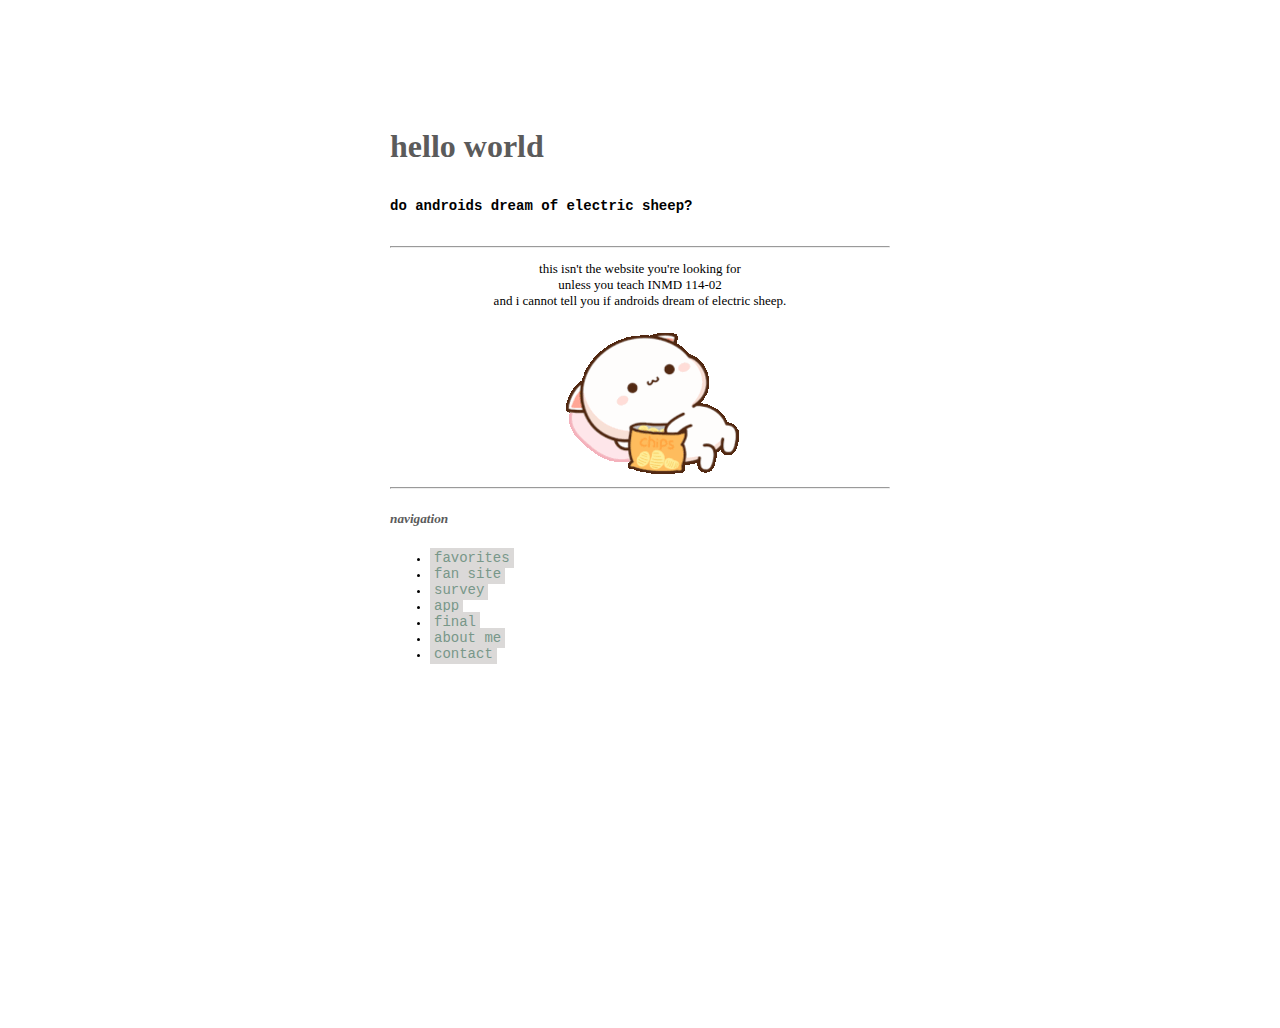
<file: index.html>
<!DOCTYPE html>
<html lang="en-us">
	<head>
		<meta charset="UTF-8">
		<title>
			jac
		</title>
		<link rel="stylesheet" href="styles/styles.css">
	</head>
	<body class="centered">
		<h1>hello world</h1>
        <h6>do androids dream of electric sheep?</h6>
        <hr>
        <p style="text-align:center;">this isn't the website you're looking for
            <br>
            unless you teach INMD 114-02
            <br>
            and i cannot tell you if androids dream of electric sheep.<img src="images/chips.gif" alt="an animated white cat laying down and eating chips"></p>
		<hr>
		<h5>navigation</h5>
		<ul>
            <li><a href="favorites/favorites.html">favorites</a></li>
			<li><a href="fansite/fansite.html">fan site</a>
			<li><a href="survey/survey.html">survey</a>
			<li><a href="app/app.html">app</a>
			<li><a href="final/final.html">final</a>
			<li><a href="about/about.html">about me</a>
			<li><a href="contact/contact.html">contact</a>
		</ul>
	</body>
</html>
</file>
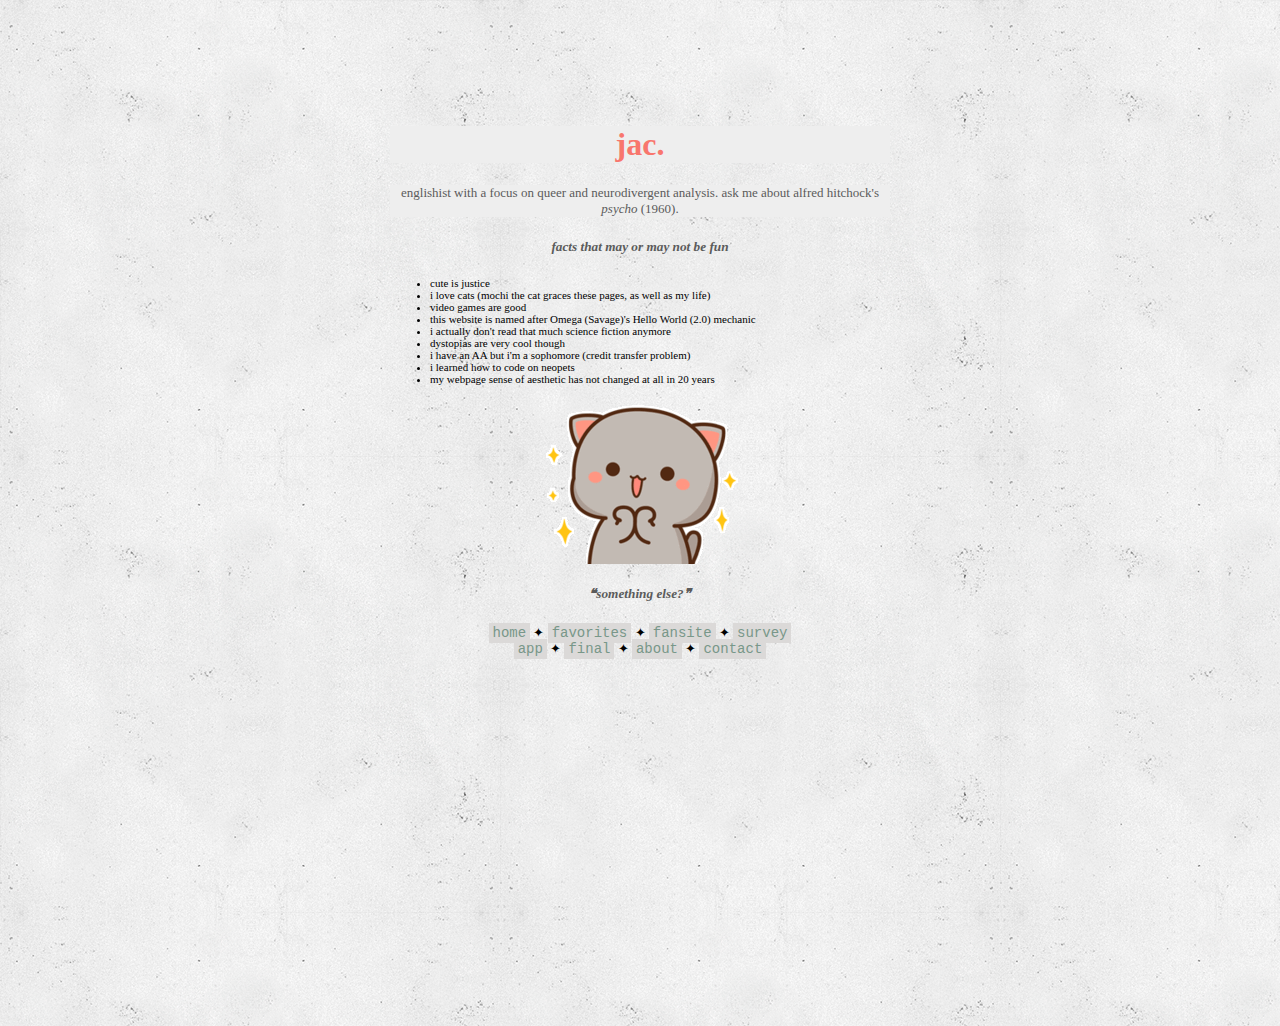
<file: about/about.html>
<!DOCTYPE html>
<html lang="en-us">
	<head>
		<meta charset="UTF-8">
		<title>
            about the author
        </title>
        <link rel="stylesheet" href="../styles/styles.css">
	</head>
	<body class="repeat">
        <div class="centered">
		<h1 class="pink">jac.</h1>
		<p class="about">englishist with a focus on queer and neurodivergent analysis.  ask me about alfred hitchock's <i>psycho</i> (1960).</p>
        <h5 style="text-align:center;">facts that may or may not be fun</h5>
        <ul>
            <li>cute is justice</li>
            <li>i love cats (mochi the cat graces these pages, as well as my life)</li>
            <li>video games are good</li>
            <li>this website is named after Omega (Savage)'s Hello World (2.0) mechanic</li>
            <li>i actually don't read that much science fiction anymore</li>
            <li>dystopias are very cool though</li>
            <li>i have an AA but i'm a sophomore (credit transfer problem)</li>
            <li>i learned how to code on neopets</li>
            <li>my webpage sense of aesthetic has not changed at all in 20 years</li>
        </ul>
        <img src="../images/sparkles.gif" alt="an animated gray cat with his paws clasped, sparkling">
        <h5 style="text-align:center;">❝something else?❞</h5>
        <p style="text-align:center;"><a href="../index.html">home</a> ✦ <a href="../favorites/favorites.html">favorites</a> ✦ <a href="../fansite/fansite.html">fansite</a> ✦ <a href="../survey/survey.html">survey</a>
            <br>
            <a href="../app/app.html">app</a> ✦ <a href="../final/final.html">final</a> ✦ <a href="../about/about.html" title="you are here!">about</a> ✦ <a href="../contact/contact.html">contact</a></p></div>
	</body>
</html>
</file>
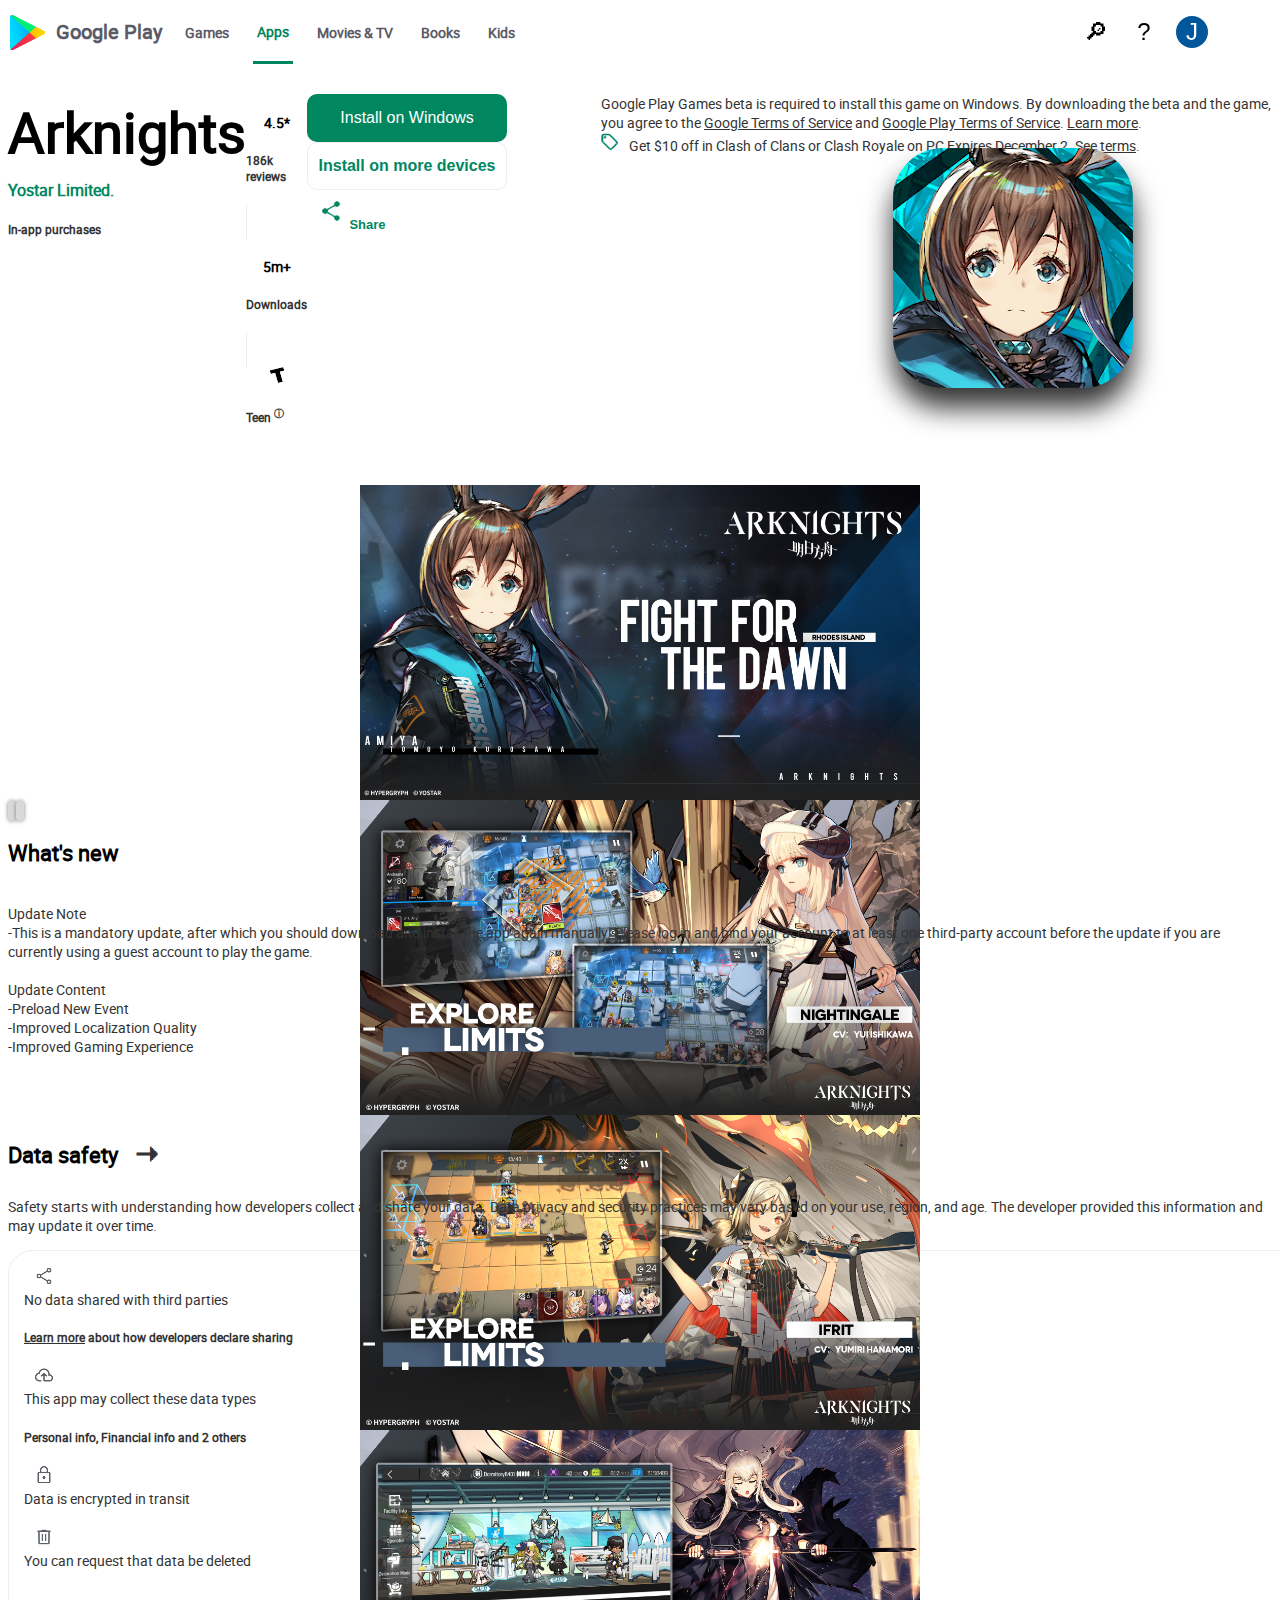
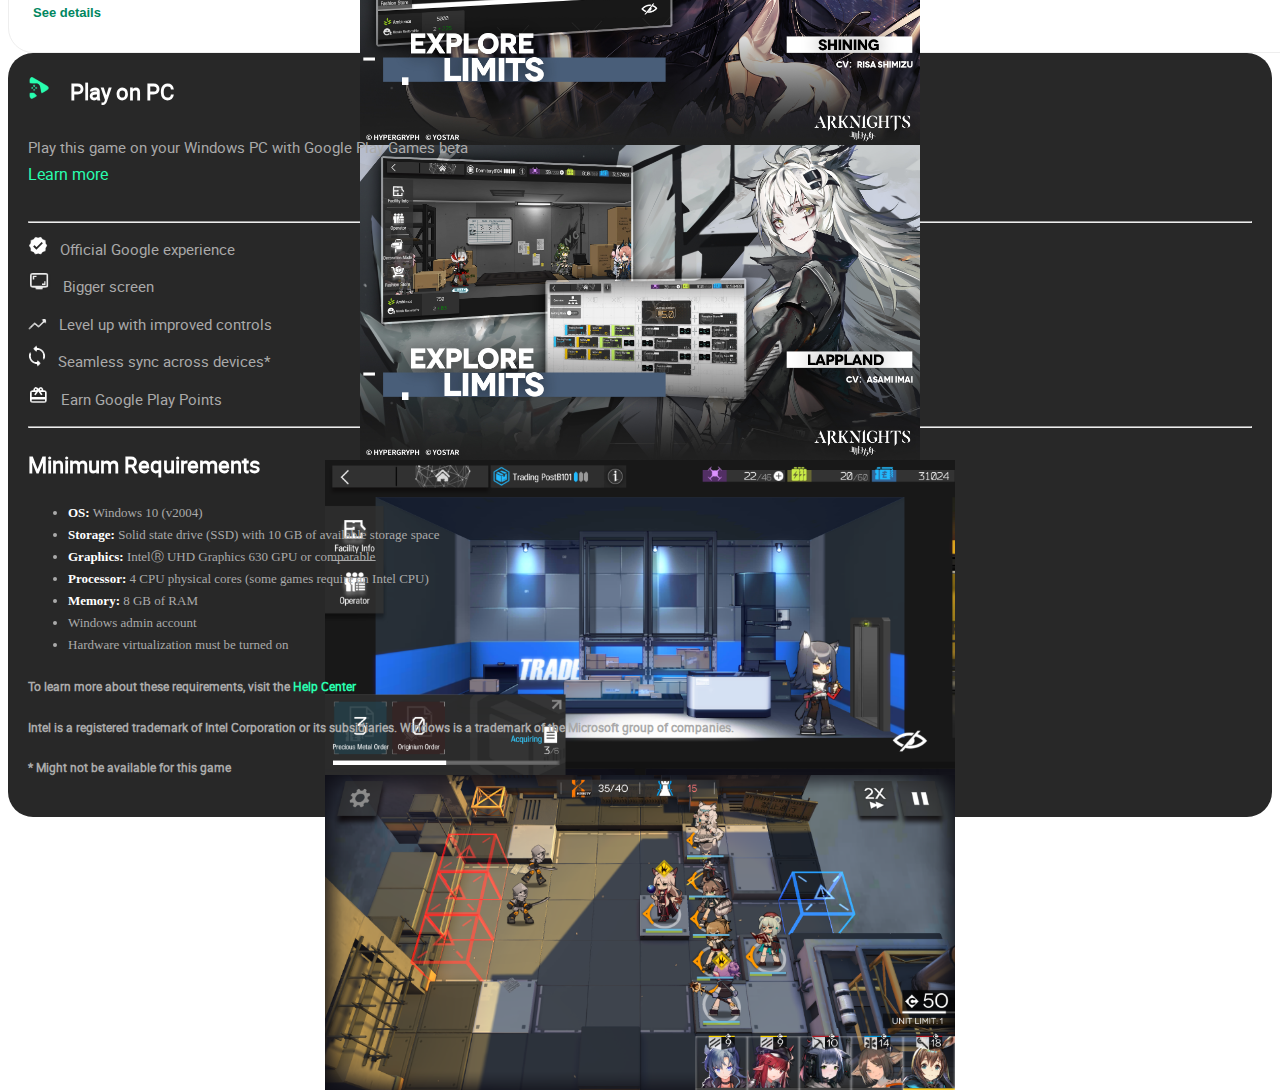
<file: app/app.html>
<!DOCTYPE html>
<html lang="en-us">
	<head>
        <meta charset="UTF-8">
		<title>
            Arknights - Apps on Google Play
		</title>
        <link href="https://cdn.jsdelivr.net/npm/bootstrap@5.3.2/dist/css/bootstrap.min.css" rel="stylesheet" integrity="sha384-T3c6CoIi6uLrA9TneNEoa7RxnatzjcDSCmG1MXxSR1GAsXEV/Dwwykc2MPK8M2HN" crossorigin="anonymous">
        <link rel="stylesheet" href="../styles/styles.css">
	</head>
	<body class="app">
        <div class="container-fluid">
            <div class="row no-gutters">
                <div class="app-nav col-12">
                    <div class="app-logo"><img src="../images/gplay.png" class="gplay" alt="Google Play icon"><a href="https://play.google.com/store/games" class="app-logo">Google Play</a></div>
                    <a href="https://play.google.com/store/games?hl=en_US&gl=US" class="app-nav">Games</a> <a href="https://play.google.com/store/apps?hl=en_US&gl=US" class="app-nav active">Apps</a> <a href="https://play.google.com/store/movies?hl=en_US&gl=US" class="app-nav">Movies & TV</a> <a href="https://play.google.com/store/books?hl=en_US&gl=US" class="app-nav">Books</a> <a href="https://play.google.com/store/apps/category/FAMILY?hl=en_US&gl=US" class="app-nav">Kids</a>
                    <div class="app-search">
                        <button class="gplay">🔎︎</button>
                        <button class="gplay">?</button>
                        <button class="gplay"><span class="user-circle">J</span></button>
                    </div>
                </div>
            </div>
            <div class="app-main no-gutters row">
                <div class="row justify-content-center">
                    <div class="col-5"><h1 class="app">Arknights</h1>
                        <h3 class="app"><a href="https://play.google.com/store/apps/dev?id=5501543544118454799" class="app-pc" style="color:#01875F;">Yostar Limited.</a></h3>
                        <h5 class="app">In-app purchases</h5>
                    </div>
                    <div class="col-3"></div>
                    <div class="arknights-logo"><img src="../images/arknights%20thumb.png" class="round" alt="Arknights logo"></div>
                </div>
                <div class="row justify-content-center app-install-bar">
                    <div class="col-1">
                        <h4 class="app">4.5*</h4>
                        <h5 class="app text-center">186k reviews</h5>
                    </div>
                    <div class="app-border"></div>
                    <div class="col-1">
                        <h4 class="app">5m+</h4>
                        <h5 class="app text-center">Downloads</h5>
                    </div>
                    <div class="app-border"></div>
                    <div class="col-1">
                        <img src="../images/teen.png" style="padding-bottom:3px;margin-bottom:6px;" alt="ESRB Teen logo">
                        <h5 class="app text-center">Teen <sup>ⓘ</sup></h5>
                    </div>
                    <div class="col-5"></div>
                </div>
                <div class="row justify-content-center app-install-bar">
                    <div class="col-4"><button class="w-install">Install on Windows</button> <button class="o-install">Install on more devices</button> <button class="share"><img src="../images/share%20green.png" class="share" alt="Share button">Share</button></div>
                    <div class="col-4"></div>
                </div>
                <div class="row justify-content-center app-install-bar">
                    <div class="col-4">Google Play Games beta is required to install this game on Windows. By downloading the beta and the game, you agree to the <a href="https://policies.google.com/terms" class="app">Google Terms of Service</a> and <a href="https://play.google.com/about/play-terms/index.html" class="app">Google Play Terms of Service</a>. <a href="https://play.google.com/googleplaygames" class="app">Learn more</a>.
                    <br>
                        <img src="../images/sell.png" style="display:inline;margin-right:10px;" alt="Price tag icon">Get $10 off in Clash of Clans or Clash Royale on PC Expires December 2. <a href="https://play.google/intl/en_US/play-games-beta-gip-sc-terms/" class="app">See terms</a>.</div>
                    <div class="col-4"></div>
                </div>
            </div>
            <div class="app-info">
                <div class="row justify-content-center">
                    <div class="col-6">
                        <div id="carouselExampleControls" class="carousel slide" data-ride="carousel" data-interval="false">
                            <div class="carousel-inner">
                                <div class="carousel-item active">
                                    <img class="d-block w-100 scale" src="../images/amiya.jpg" alt="First slide">
                                </div>
                                <div class="carousel-item">
                                    <img class="d-block w-100 scale" src="../images/nightingale.jpg" alt="Second slide">
                                </div>
                                <div class="carousel-item">
                                    <img class="d-block w-100 scale" src="../images/ifrit.jpg" alt="Third slide">
                                </div>
                                <div class="carousel-item">
                                    <img class="d-block w-100 scale" src="../images/shining.jpg" alt="Fourth slide">
                                </div>
                                <div class="carousel-item">
                                    <img class="d-block w-100 scale" src="../images/lappland.jpg" alt="Fifth slide">
                                </div>
                                <div class="carousel-item">
                                    <img class="d-block w-100 scale" src="../images/base.png" alt="Sixth slide">
                                </div>
                                <div class="carousel-item">
                                    <img class="d-block w-100 scale" src="../images/operation.png" alt="Seventh slide">
                                </div>
                            </div>
                                <a class="carousel-control-prev" href="#carouselExampleControls" role="button" data-slide="prev">
                                    <span class="carousel-control-prev-icon" aria-hidden="true"></span>
                                    <span class="sr-only"></span>
                                </a>
                                <a class="carousel-control-next" href="#carouselExampleControls" role="button" data-slide="next">
                                    <span class="carousel-control-next-icon" aria-hidden="true"></span>
                                    <span class="sr-only"></span>
                                </a>
                            </div>
                        <br>
                        <h2 class="app">What's new</h2>
                        <br>
                        Update Note
                        <br>
                        -This is a mandatory update, after which you should download and install the app again manually. Please log in and bind your account to at least one third-party account before the update if you are currently using a guest account to play the game.
                        <br>
                        <br>
                        Update Content
                        <br>
                        -Preload New Event
                        <br>
                        -Improved Localization Quality
                        <br>
                        -Improved Gaming Experience
                        <br>
                        <br>
                        <br>
                        <br>
                        <h2 class="app">Data safety <button type="button" onclick="location.href='https://play.google.com/store/apps/datasafety?id=com.YoStarEN.Arknights&hl=en_US&gl=US'" class="gplay" style="display:inline;color:#333;">🠆</button>
                        </h2>
                        Safety starts with understanding how developers collect and share your data. Data privacy and security practices may vary based on your use, region, and age. The developer provided this information and may update it over time.
                        <div class="safety">
                            <div class="row">
                                <div class="col-1"><img src="../images/share.png" class="app-thumb" alt="Share icon"></div>
                                <div class="col-5">No data shared with third parties
                                <br>
                                    <h5 class="app"><a href="https://support.google.com/googleplay?p=data-safety&hl=en" class="app">Learn more</a> about how developers declare sharing</h5></div>
                            </div>
                            <div class="row">
                                <div class="col-1"><img src="../images/data%20collection.png" class="app-thumb" alt="Data collection icon"></div>
                                <div class="col-5">This app may collect these data types
                                <br>
                                    <h5 class="app">Personal info, Financial info and 2 others</h5></div>
                            </div>
                            <div class="row">
                                <div class="col-1"><img src="../images/data%20encryption.png" class="app-thumb" alt="Padlock icon"></div>
                                <div class="col-5">Data is encrypted in transit</div>
                            </div>
                            <div class="row"><div class="col-6"><br></div></div>
                            <div class="row">
                                <div class="col-1"><img src="../images/trash.png" class="app-thumb" alt="Trash can icon"></div>
                                <div class="col-5">You can request that data be deleted</div>
                            </div>
                            <div class="row"><div class="col-6"><br></div></div>
                            <button type="button" onclick="location.href='https://play.google.com/store/apps/datasafety?id=com.YoStarEN.Arknights'" class="share">See details</button>
                        </div>
                    </div>
                    <div class="col-2 app-pc">
                        <img src="../images/gplay%20side.png" class="app-side" alt="Google Play Beta icon"><h2 class="app" style="filter:invert(100%);display:inline;">Play on PC</h2>
                        <br>
                        <br>
                        Play this game on your Windows PC with Google Play Games beta
                        <br>
                        <a href="https://play.google.com/googleplaygames" class="app-pc">Learn more</a>
                        <br>
                        <br>
                        <hr>
                        <div class="app-list"><img src="../images/official.png" class="inline" alt="Official checkmark"> &nbsp; Official Google experience
                        <br>
                        <img src="../images/screen.png" class="inline" alt="Computer screen icon"> &nbsp; Bigger screen
                        <br>
                        <img src="../images/ctrls.png" class="inline" alt="Arrow icon"> &nbsp; Level up with improved controls
                        <br>
                        <img src="../images/sync.png" class="inline" alt="Sync icon"> &nbsp; Seamless sync across devices*
                        <br>
                        <img src="../images/points.png" class="inline" alt="Gift box icon"> &nbsp; Earn Google Play Points
                        </div>
                        <hr>
                        <h2 class="app" style="filter:invert(100%);">Minimum Requirements</h2>
                        <ul class="app">
                            <li><span class="bold white">OS:</span> Windows 10 (v2004)</li>
                            <li><span class="bold white">Storage:</span> Solid state drive (SSD) with 10 GB of available storage space</li>
                            <li><span class="bold white">Graphics:</span> IntelⓇ UHD Graphics 630 GPU or comparable</li>
                            <li><span class="bold white">Processor:</span> 4 CPU physical cores (some games require an Intel CPU)</li>
                            <li><span class="bold white">Memory:</span> 8 GB of RAM</li>
                            <li>Windows admin account</li>
                            <li>Hardware virtualization must be turned on</li>
                        </ul>
                        <h5 class="app" style="color:#aaa;">To learn more about these requirements, visit the <a href="https://support.google.com/googleplaygamesonpc?p=eligibility_troubleshooting" class="app-pc" style="font-size:12px;">Help Center</a></h5>
                        <h5 class="app" style="color:#aaa;">Intel is a registered trademark of Intel Corporation or its subsidiaries. Windows is a trademark of the Microsoft group of companies.</h5>
                        <h5 class="app" style="color:#aaa;">* Might not be available for this game</h5>
                    </div>
                </div>
            </div>
        </div>
        <script src="https://code.jquery.com/jquery-3.2.1.slim.min.js" integrity="sha384-KJ3o2DKtIkvYIK3UENzmM7KCkRr/rE9/Qpg6aAZGJwFDMVNA/GpGFF93hXpG5KkN" crossorigin="anonymous"></script>
<script src="https://cdn.jsdelivr.net/npm/popper.js@1.12.9/dist/umd/popper.min.js" integrity="sha384-ApNbgh9B+Y1QKtv3Rn7W3mgPxhU9K/ScQsAP7hUibX39j7fakFPskvXusvfa0b4Q" crossorigin="anonymous"></script>
<script src="https://cdn.jsdelivr.net/npm/bootstrap@4.0.0/dist/js/bootstrap.min.js" integrity="sha384-JZR6Spejh4U02d8jOt6vLEHfe/JQGiRRSQQxSfFWpi1MquVdAyjUar5+76PVCmYl" crossorigin="anonymous"></script>
	</body>
</html>
</file>
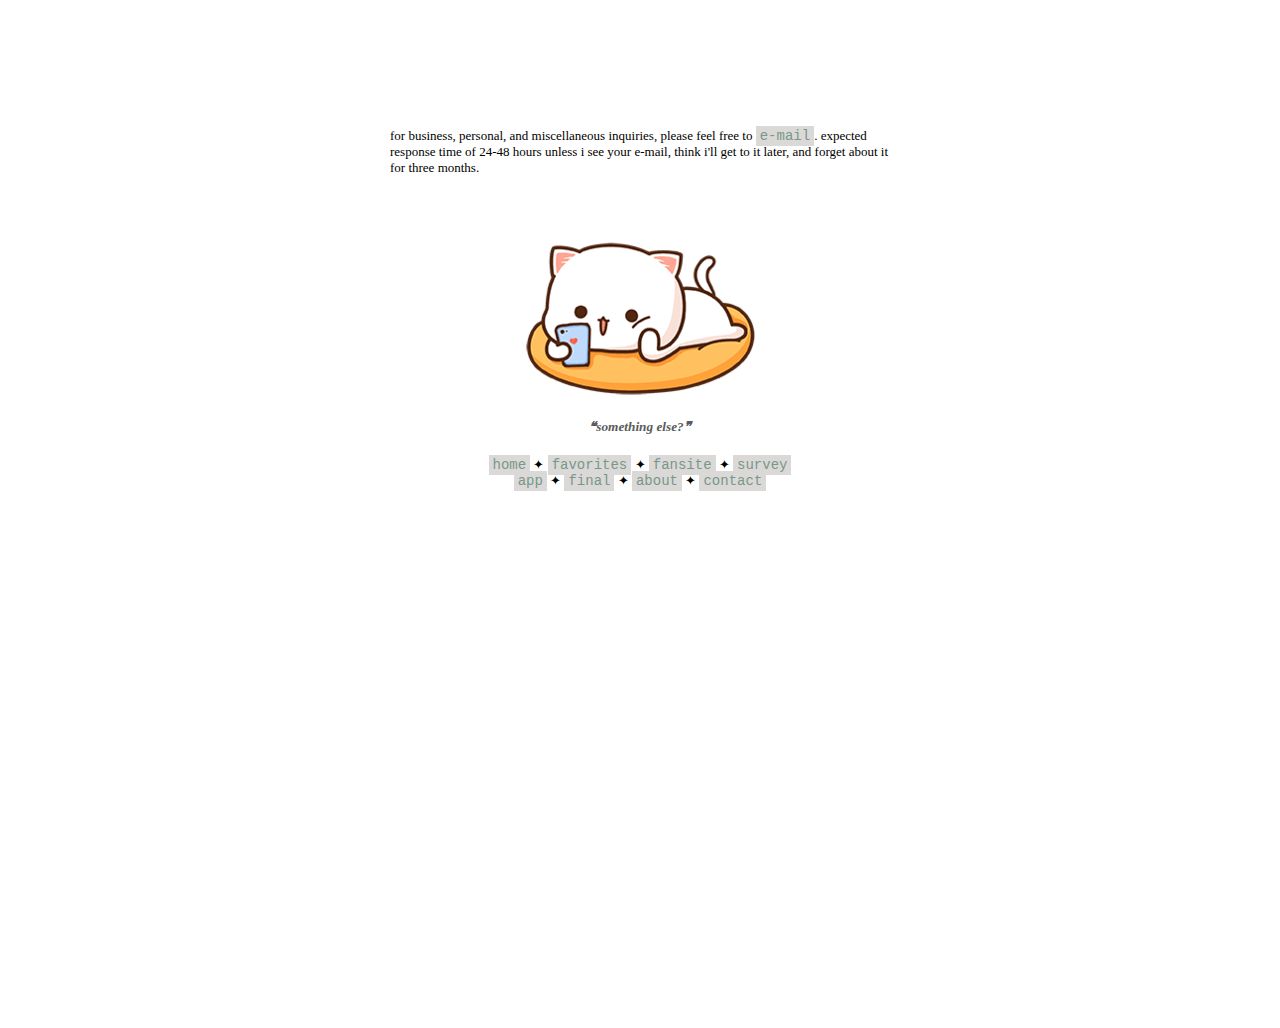
<file: contact/contact.html>
<!DOCTYPE html>
<html lang="en-us">
	<head>
        <meta charset="UTF-8">
		<title>
            get in touch
		</title>
        <link rel="stylesheet" href="../styles/styles.css">
	</head>
	<body class="centered">
        <p>for business, personal, and miscellaneous inquiries, please feel free to <a href="mailto:mizdrak@colum.edu?subject=Well%20met&body=Hello,%20are%20you%20at%20phone?">e-mail</a>.  expected response time of 24-48 hours unless i see your e-mail, think i'll get to it later, and forget about it for three months.
            <img src="../images/lying%20down.gif" alt="an animated white cat laying on his stomach and looking at his cell phone"></p>
        <h5 style="text-align:center;">❝something else?❞</h5>
        <p style="text-align:center;"><a href="../index.html">home</a> ✦ <a href="../favorites/favorites.html">favorites</a> ✦ <a href="../fansite/fansite.html">fansite</a> ✦ <a href="../survey/survey.html">survey</a>
            <br>
        <a href="../app/app.html">app</a> ✦ <a href="../final/final.html">final</a> ✦ <a href="../about/about.html">about</a> ✦ <a href="../contact/contact.html" title="you are here!">contact</a></p>
	</body>
</html>
</file>
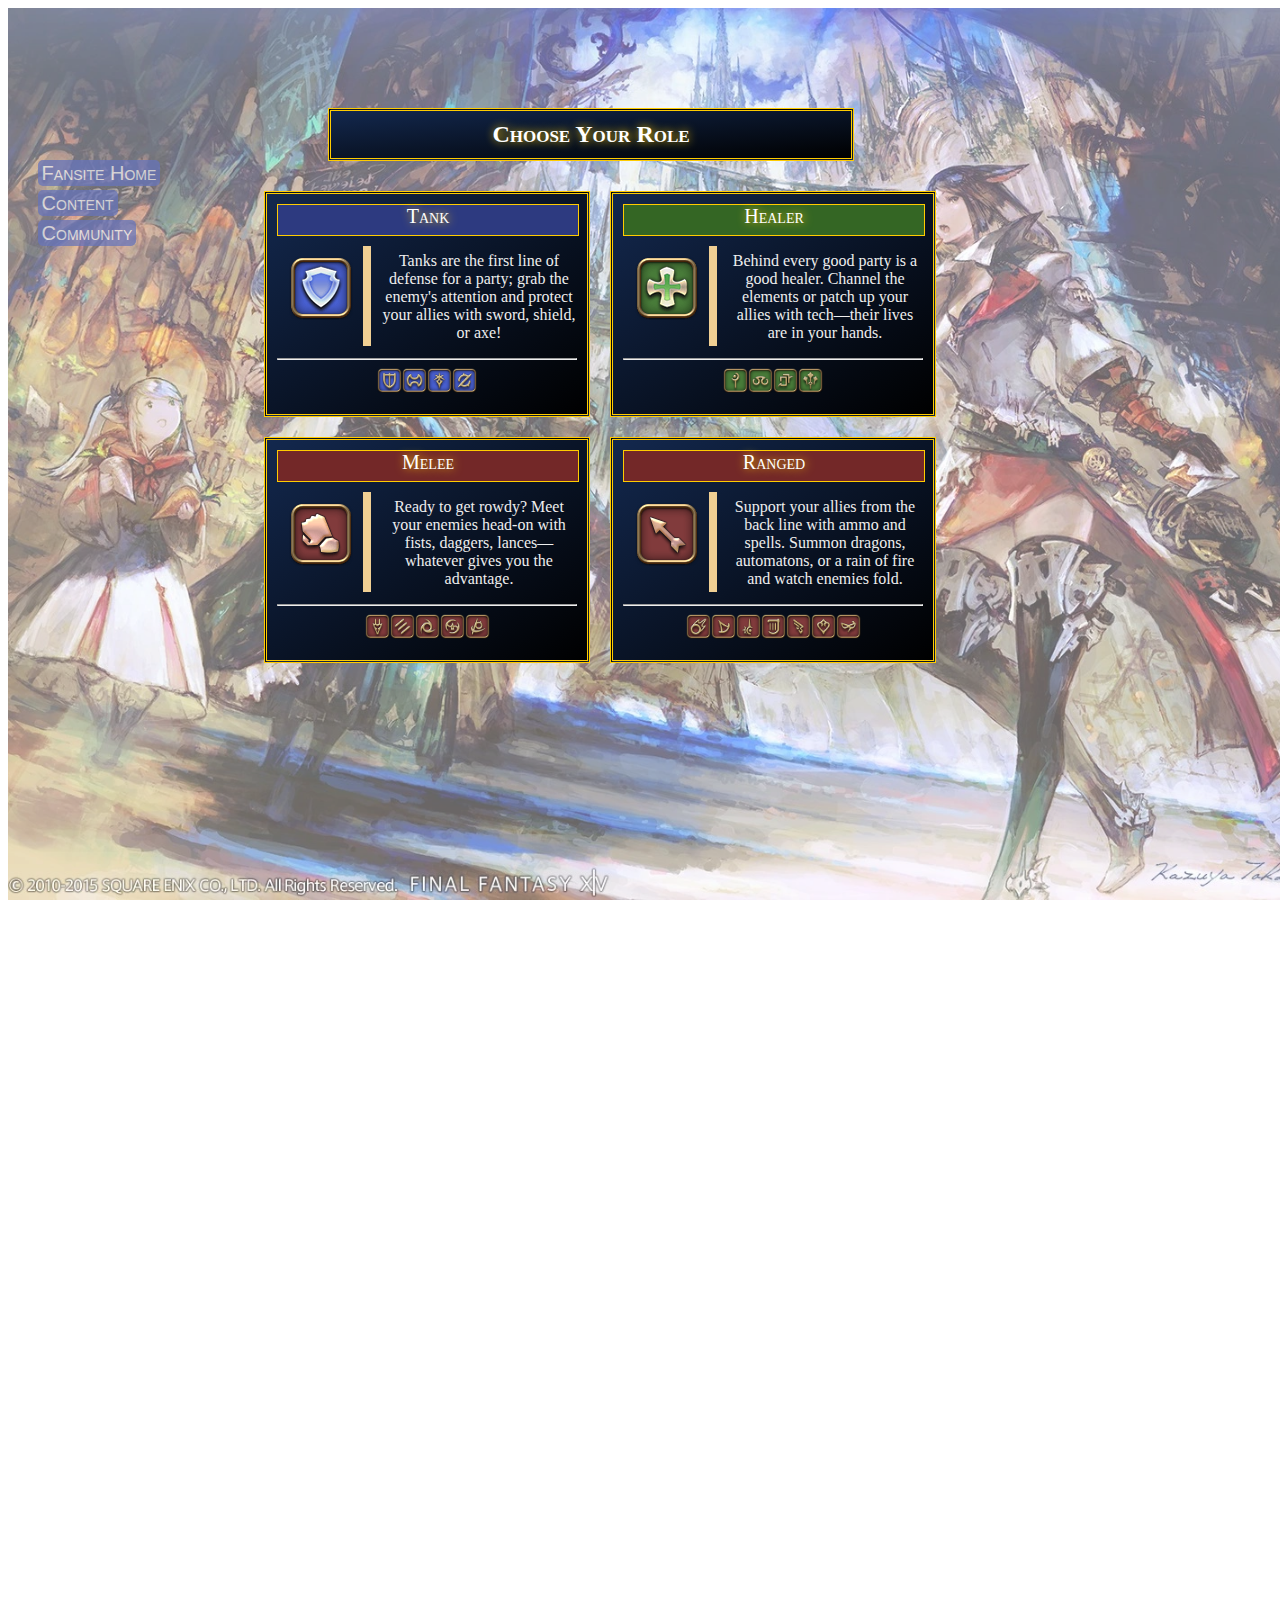
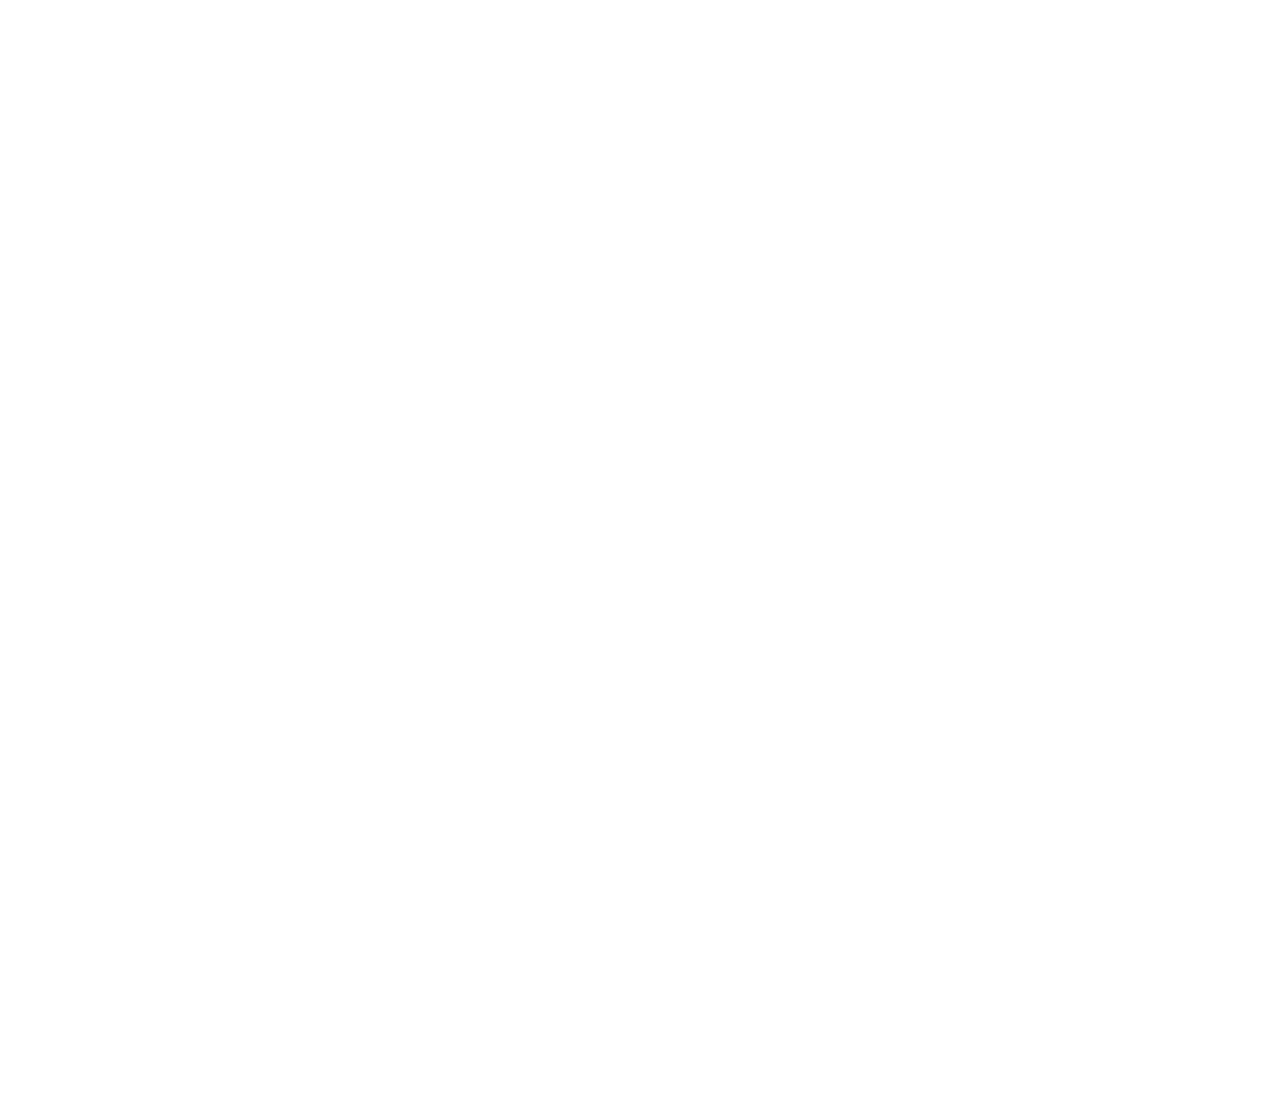
<file: fansite/classes.html>
<!DOCTYPE html>
<html lang="en-us">
	<head>
        <meta charset="UTF-8">
		<title>
            pick your poison
		</title>
        <link rel="stylesheet" href="../styles/styles.css">
	</head>
	<body class="job-page">
        <div class="ffxiv-nav">
            <p><a href="fansite.html" class="ffxiv-nav">Fansite Home</a> 
            <br>
            <a href="content.html" class="ffxiv-nav">Content</a>
            <br>
            <a href="community.html" class="ffxiv-nav">Community</a></p>
        </div>
        <div class="ffxiv-header">Choose Your Role</div>
        <div class="tank"><div class="job-title" id="tank">Tank</div>
        <div class="clear"></div>
            <div class="job-icon"><img src="../images/icon-tank.png" alt="a blue shield"></div>
            <p class="ffxiv">Tanks are the first line of defense for a party; grab the enemy's attention and protect your allies with sword, shield, or axe!</p>
            <hr>
            <img src="../images/icon-pld.png" class="icon" alt="PALADIN"><img src="../images/icon-war.png" class="icon" alt="WARRIOR"><img src="../images/icon-drk.png" class="icon" alt="DARK KNIGHT"><img src="../images/icon-gnb.png" class="icon" alt="GUNBREAKER"></div>
        <div class="heal"><div class="job-title" id="heal">Healer</div>
            <div class="clear"></div>
            <div class="job-icon"><img src="../images/icon-healer.png" alt="a green plus"></div>
            <p class="ffxiv">Behind every good party is a good healer.  Channel the elements or patch up your allies with tech&mdash;their lives are in your hands.</p>
            <hr>
            <img src="../images/icon-whm.png" class="icon" alt="WHITE MAGE"><img src="../images/icon-sch.png" class="icon" alt="SCHOLAR"><img src="../images/icon-ast.png" class="icon" alt="ASTROLOGIAN"><img src="../images/icon-sge.png" class="icon" alt="SAGE">
            </div>
        <div class="clear"></div>
        <div class="mdps"><div class="job-title" id="mdps">Melee</div>
            <div class="clear"></div>
            <div class="job-icon"><img src="../images/icon-melee.png" alt="a red fist"></div>
            <p class="ffxiv">Ready to get rowdy?  Meet your enemies head-on with fists, daggers, lances&mdash;whatever gives you the advantage.</p>
            <hr>
            <img src="../images/icon-drg.png" class="icon" alt="DRAGOON"><img src="../images/icon-mnk.png" class="icon" alt="MONK"><img src="../images/icon-nin.png" class="icon" alt="NINJA"><img src="../images/icon-sam.png" class="icon" alt="SAMURAI"><img src="../images/icon-rpr.png" class="icon" alt="REAPER"></div>
        <div class="rdps"><div class="job-title" id="rdps">Ranged</div>
            <div class="clear"></div>
            <div class="job-icon"><img src="../images/icon-ranged.png" alt="a red arrow"></div>
            <p class="ffxiv">Support your allies from the back line with ammo and spells.  Summon dragons, automatons, or a rain of fire and watch enemies fold.</p>
            <hr>
            <img src="../images/icon-blm.png" class="icon" alt="BLACK MAGE"><img src="../images/icon-smn.png" class="icon" alt="SUMMONER"><img src="../images/icon-rdm.png" class="icon" alt="RED MAGE"><img src="../images/icon-brd.png" class="icon" alt="BARD"><img src="../images/icon-mch.png" class="icon" alt="MACHINIST"><img src="../images/icon-dnc.png" class="icon" alt="DANCER"><img src="../images/icon-blu.png" class="icon" alt="BLUE MAGE"></div>
	</body>
</html>
</file>
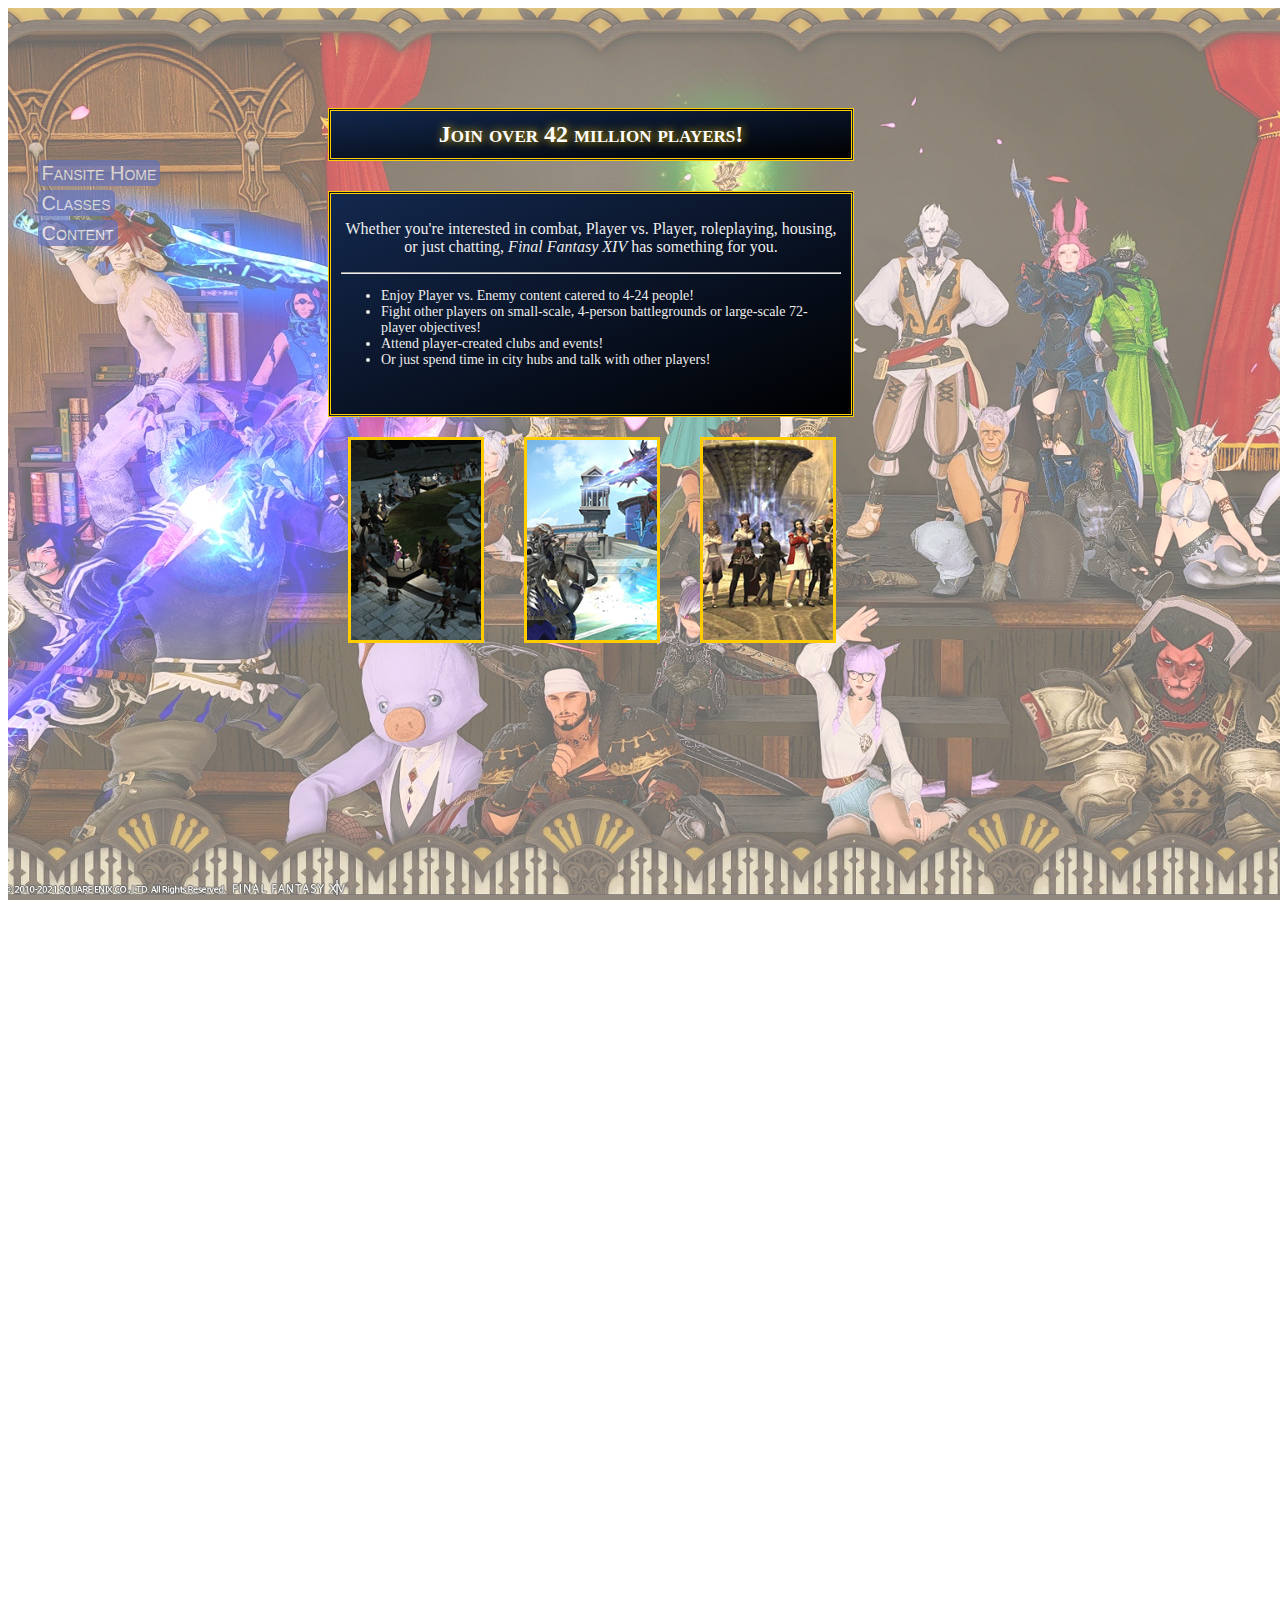
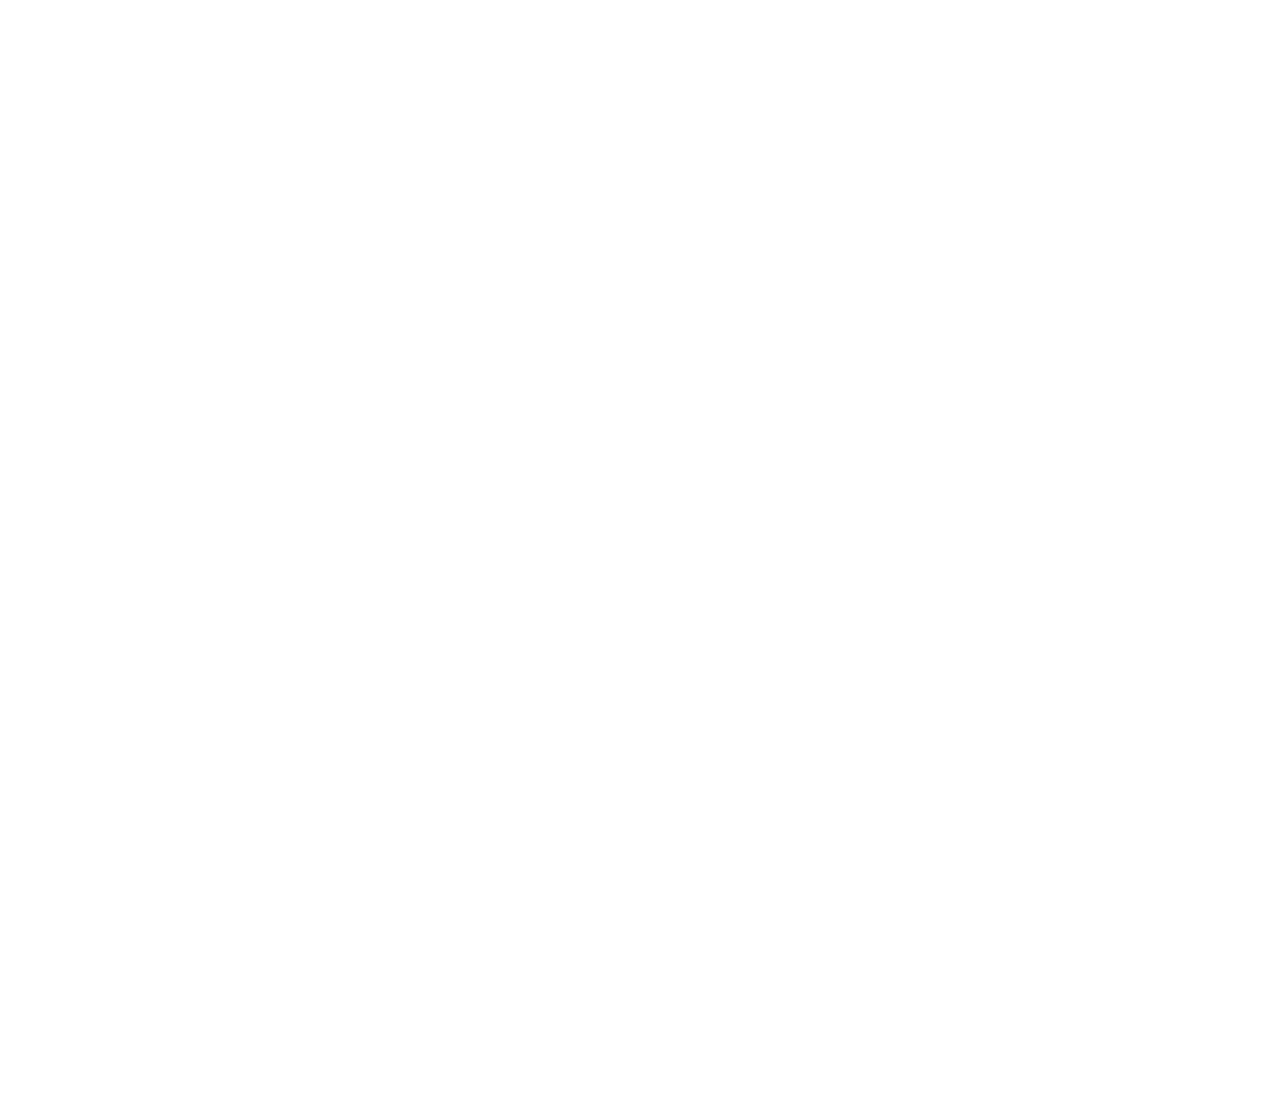
<file: fansite/community.html>
<!DOCTYPE html>
<html lang="en-us">
	<head>
        <meta charset="UTF-8">
		<title>
            find your people
		</title>
        <link rel="stylesheet" href="../styles/styles.css">
	</head>
	<body class="community-page">
         <div class="ffxiv-nav">
            <p><a href="fansite.html" class="ffxiv-nav">Fansite Home</a>
            <br>
            <a href="classes.html" class="ffxiv-nav">Classes</a> 
            <br>
            <a href="content.html" class="ffxiv-nav">Content</a></p>
        </div>
        <div class="ffxiv-header">Join over 42 million players!</div>
        <div class="content-holder"><p class="ffxiv">Whether you're interested in combat, Player vs. Player, roleplaying, housing, or just chatting, <i>Final Fantasy XIV</i> has something for you.</p>
            <hr>
            <ul class="ffxiv">
            <li>Enjoy Player vs. Enemy content catered to 4-24 people!</li>
            <li>Fight other players on small-scale, 4-person battlegrounds or large-scale 72-player objectives!</li>
            <li>Attend player-created clubs and events!</li>
            <li>Or just spend time in city hubs and talk with other players!</li>
            </ul>
            </div>
        <div class="clear"></div>
        <div class="ffxiv-img"><img src="../images/aetheryte.png" class="community" alt="A large group of players surrounding a giant blue crystal."></div>
        <div class="ffxiv-img"><img src="../images/pvp.png" class="community" alt="An armored character with a shield defending against an armored character diving in with a spear."></div>
        <div class="ffxiv-img"><img src="../images/raid.png" class="community" alt="A group of players gathered together in front of the exit point for a battle, having cleared the encounter."></div>
	</body>
</html>
</file>
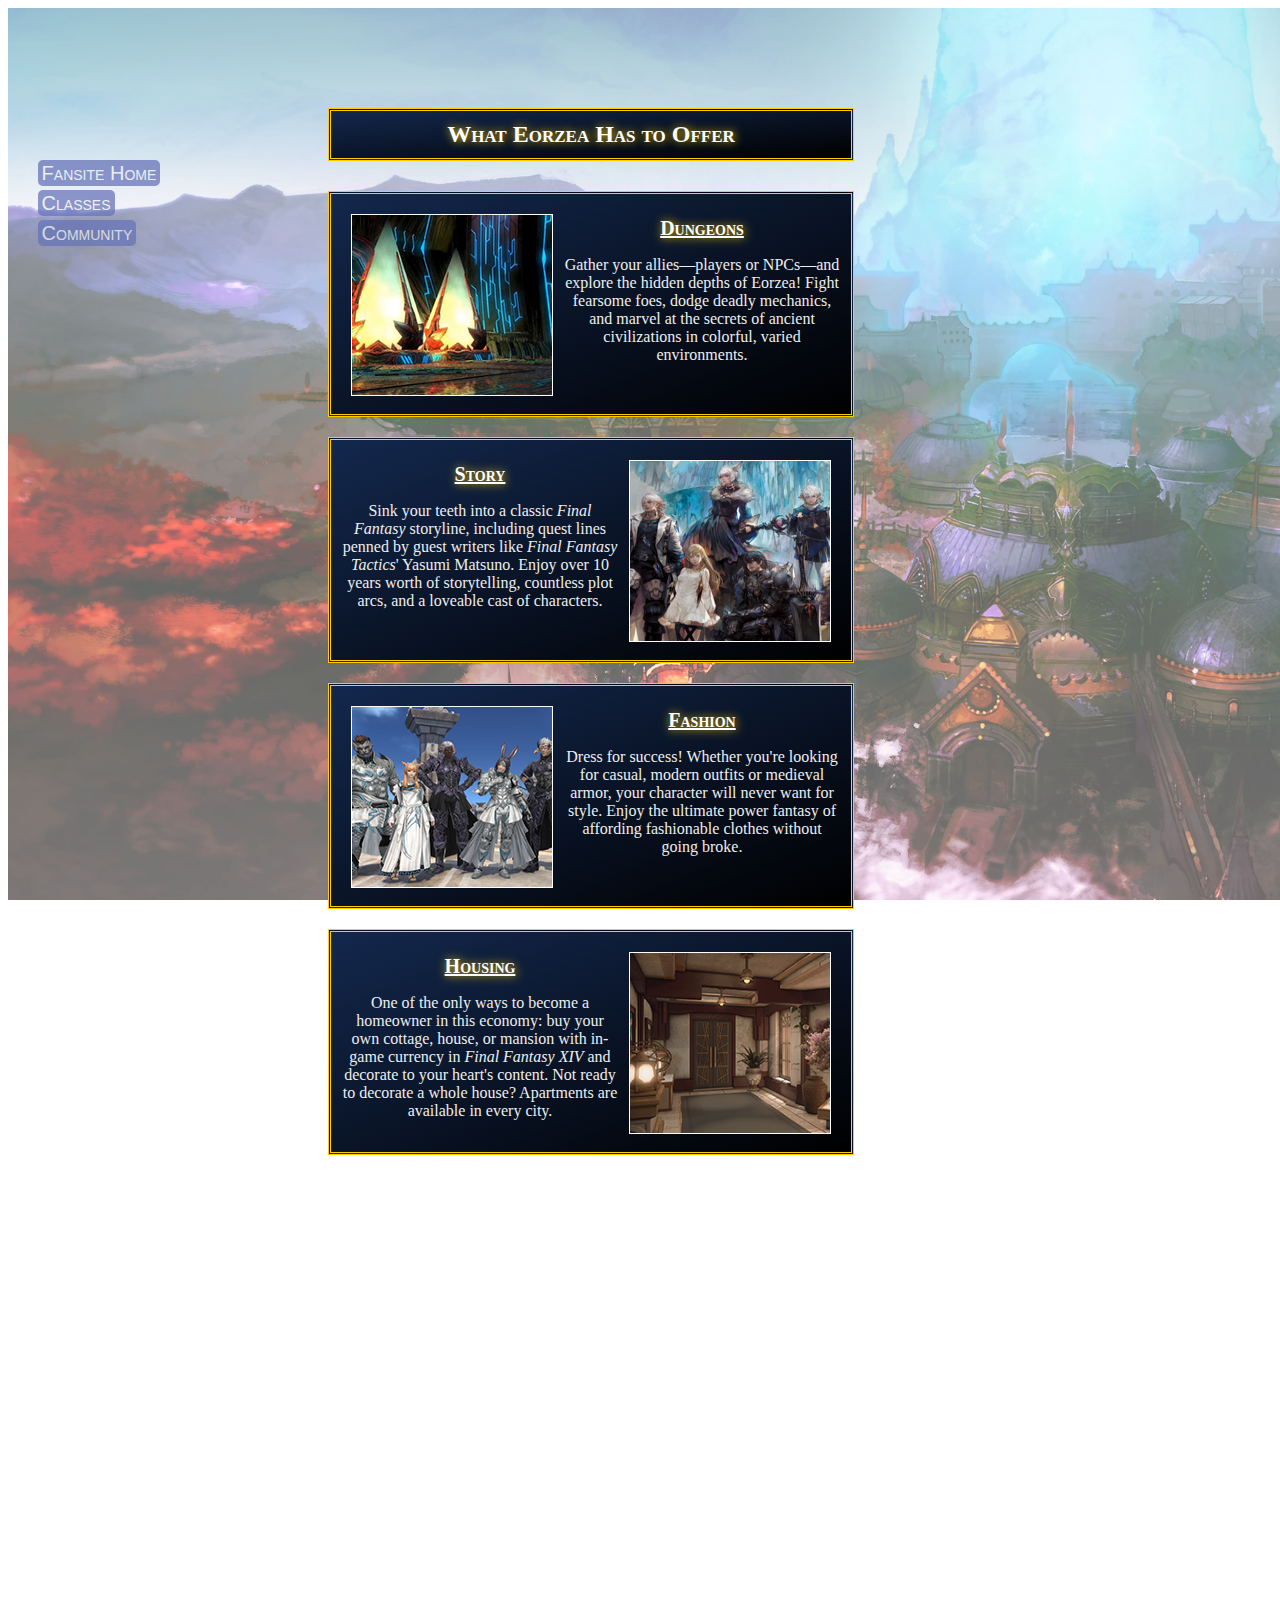
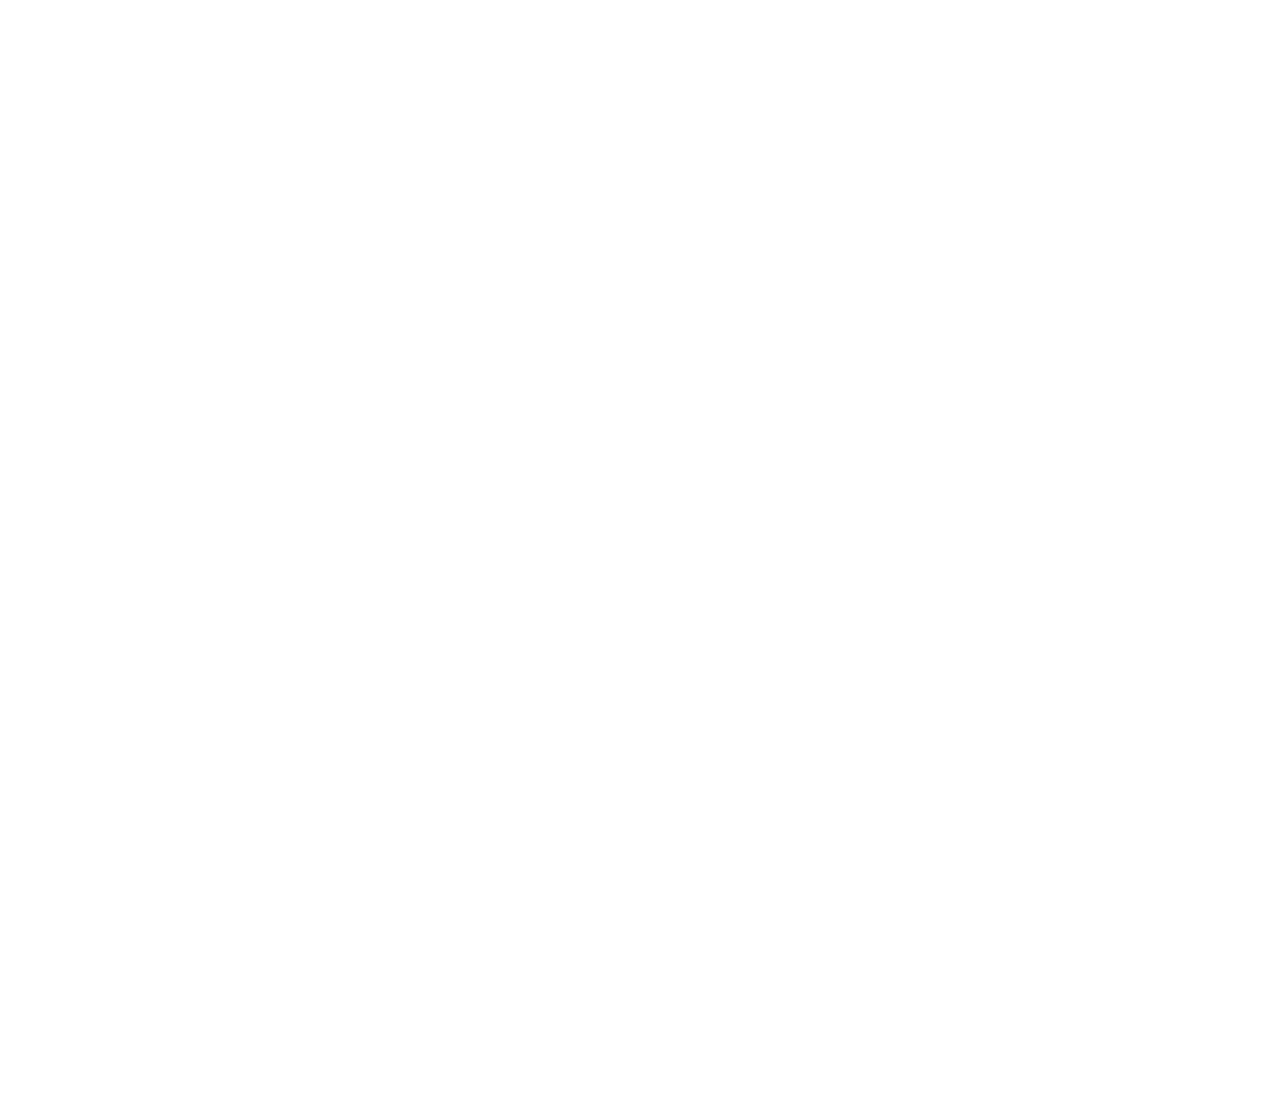
<file: fansite/content.html>
<!DOCTYPE html>
<html lang="en-us">
	<head>
        <meta charset="UTF-8">
		<title>
            play your way
		</title>
        <link rel="stylesheet" href="../styles/styles.css">
	</head>
	<body class="content-page">
         <div class="ffxiv-nav">
            <p><a href="fansite.html" class="ffxiv-nav">Fansite Home</a> 
            <br>
            <a href="classes.html" class="ffxiv-nav">Classes</a>
            <br>
            <a href="community.html" class="ffxiv-nav">Community</a></p>
        </div>
        <div class="ffxiv-header">What Eorzea Has to Offer</div>
        <div class="content-holder">
        <div class="content-image1"><img src="../images/dungeons.png" class="thumb" alt="A dark dungeon with glowing yellow cones and circuit board-like walls."></div>
            <h1 class="ffxiv">Dungeons</h1>
            <p class="ffxiv">Gather your allies&mdash;players or NPCs&mdash;and explore the hidden depths of Eorzea!  Fight fearsome foes, dodge deadly mechanics, and marvel at the secrets of ancient civilizations in colorful, varied environments.</p>
        </div>
        <div class="clear"></div>
        <div class="content-holder">
        <div class="content-image2"><img src="../images/story.png" class="thumb" alt="A cast ensemble standing in front of a light blue background, featuring, from left to right, a white-haired man, blonde girl in a white dress, a white-haired woman with cat ears and a black dress, a brown-haired man in black armor sitting near the middle, and a white-haired boy in blue."></div>
            <h1 class="ffxiv">Story</h1>
            <p class="ffxiv">Sink your teeth into a classic <i>Final Fantasy</i> storyline, including quest lines penned by guest writers like <i>Final Fantasy Tactics</i>' Yasumi Matsuno.  Enjoy over 10 years worth of storytelling, countless plot arcs, and a loveable cast of characters.</p></div>
        <div class="clear"></div>
        <div class="content-holder">
        <div class="content-image1"><img src="../images/fashion.png" class="thumb" alt="A lineup of characters in outfits, some white and some black, inspired by flowing Greco-Roman outfits and mail."></div>
            <h1 class="ffxiv">Fashion</h1>
            <p class="ffxiv">Dress for success!  Whether you're looking for casual, modern outfits or medieval armor, your character will never want for style.  Enjoy the ultimate power fantasy of affording fashionable clothes without going broke.</p></div>
        <div class="clear"></div>
        <div class="content-holder">
        <div class="content-image2"><img src="../images/housing.png" class="thumb" alt="A hallway with a blue rug leading to an ornate blue and gold door.  There are potted plants and lights on the sides of the hallway."></div>
            <h1 class="ffxiv">Housing</h1>
            <p class="ffxiv">One of the only ways to become a homeowner in this economy: buy your own cottage, house, or mansion with in-game currency in <i>Final Fantasy XIV</i> and decorate to your heart's content.  Not ready to decorate a whole house?  Apartments are available in every city.</p></div>
	</body>
</html>
</file>
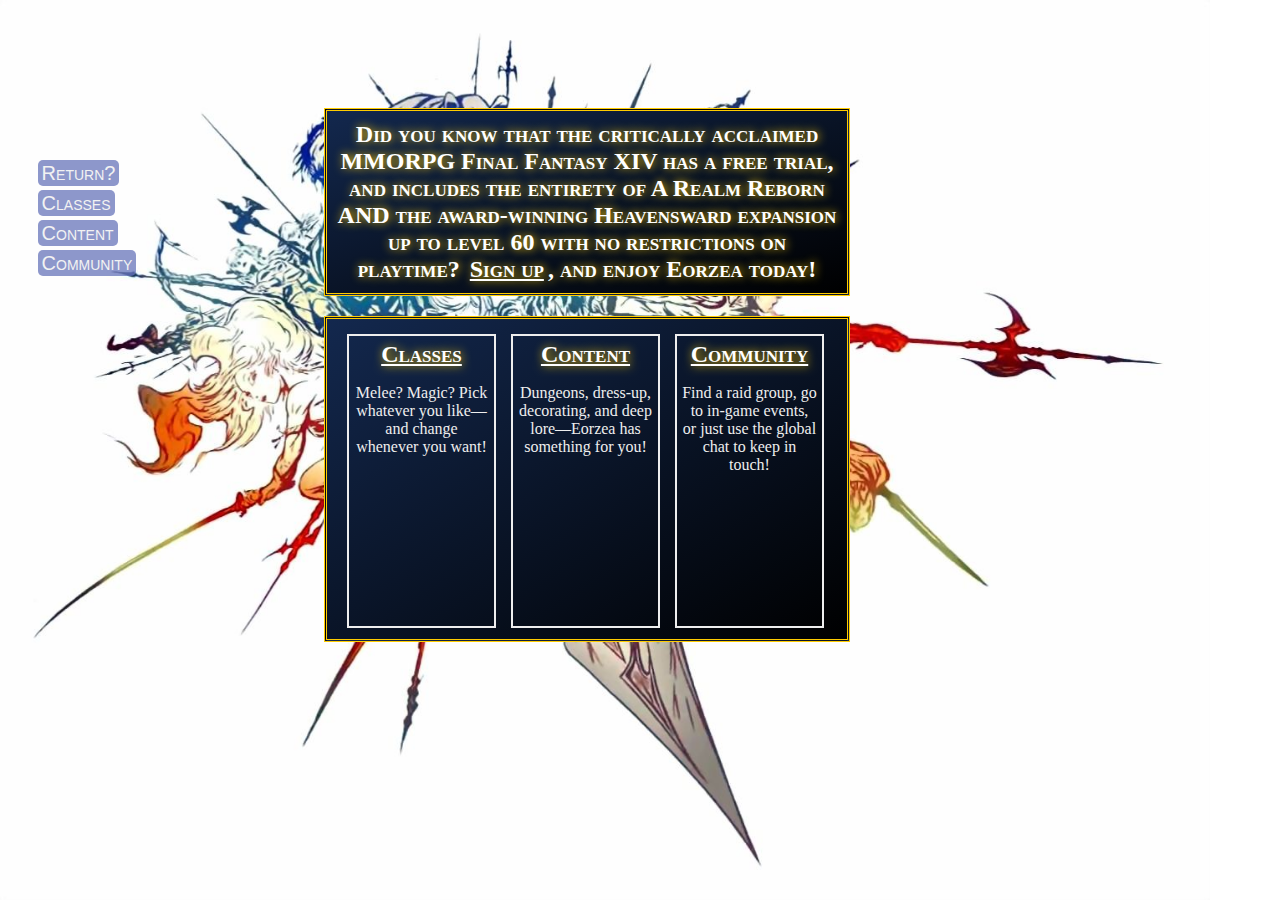
<file: fansite/fansite.html>
<!DOCTYPE html>
<html lang="en-us">
	<head>
        <meta charset="UTF-8">
        <title>
            tales of loss & fire & faith
		</title>
        <link rel="stylesheet" href="../styles/styles.css">
	</head>
	<body class="ffxiv-logo">
        <div class="ffxiv-nav"><p>
            <a href="../index.html" class="ffxiv-nav">Return?</a>
            <br>
            <a href="classes.html" class="ffxiv-nav">Classes</a>
            <br>
            <a href="content.html" class="ffxiv-nav">Content</a>
            <br>
            <a href="community.html" class="ffxiv-nav">Community</a></p>
        </div>
        <div class="ffxiv-header">Did you know that the critically acclaimed MMORPG Final Fantasy XIV has a free trial, and includes the entirety of A Realm Reborn AND the award-winning Heavensward expansion up to level 60 with no restrictions on playtime? <a href="https://secure.square-enix.com/account/app/svc/ffxivregister?lng=en-gb" class="ffxiv-header-link">Sign up</a>, and enjoy Eorzea today!</div>
        <div class="ffxiv-holder">
            <div class="ffxiv-box1"><a href="classes.html" class="ffxiv-header-link">Classes</a><p class="ffxiv">Melee?  Magic?  Pick whatever you like&mdash;and change whenever you want!</p></div>
            <div class="ffxiv-box2"><a href="content.html" class="ffxiv-header-link">Content</a><p class="ffxiv">Dungeons, dress-up, decorating, and deep lore&mdash;Eorzea has something for you!</p></div>
            <div class="ffxiv-box3"><a href="community.html" class="ffxiv-header-link">Community</a><p class="ffxiv">Find a raid group, go to in-game events, or just use the global chat to keep in touch!</p></div>
            <div class="clear"></div>
        </div>
	</body>
</html>
</file>
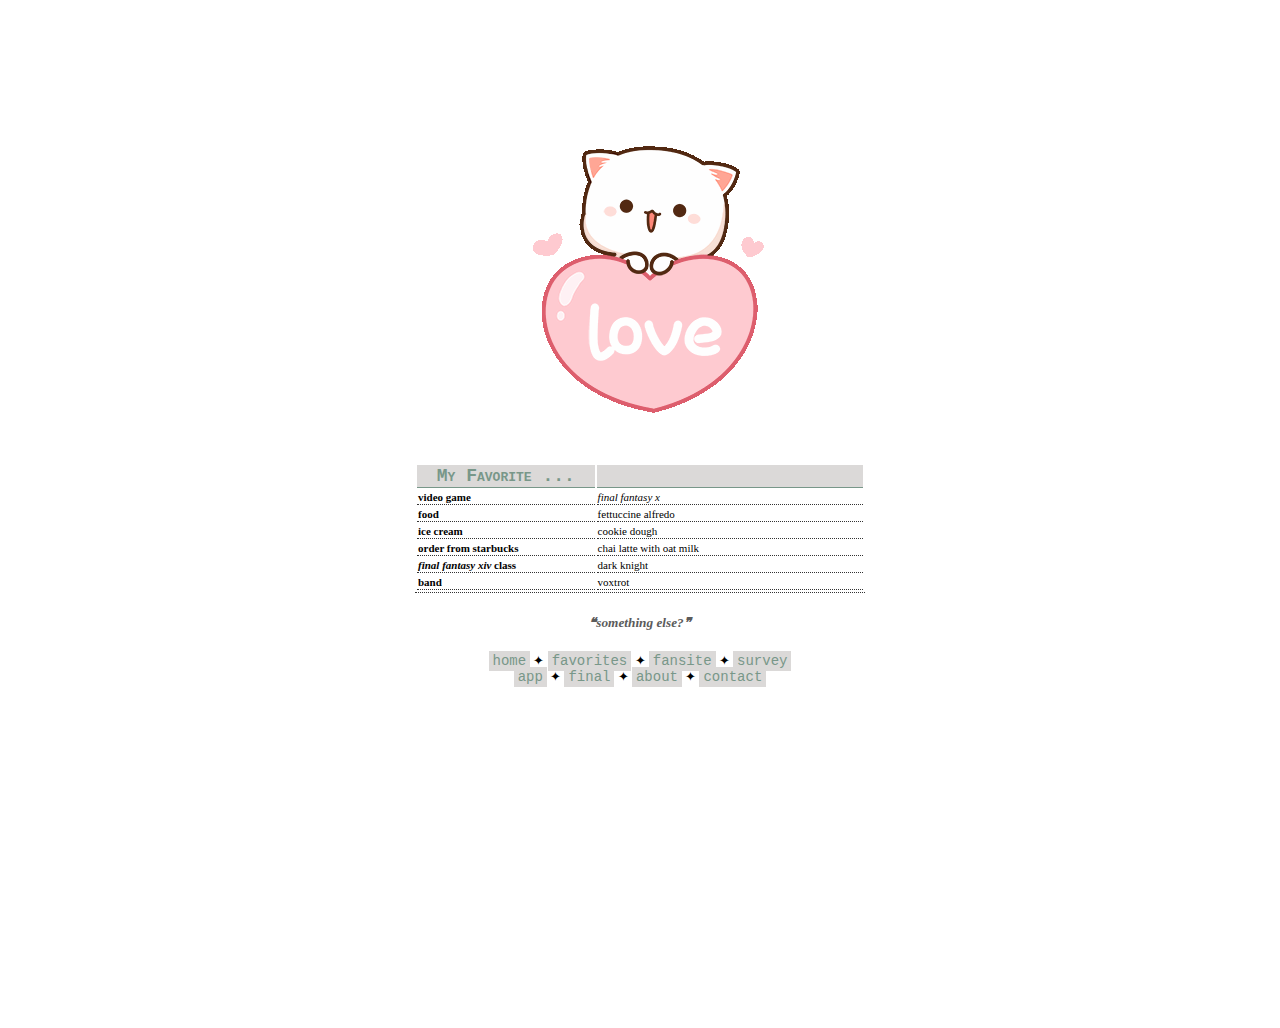
<file: favorites/favorites.html>
<!DOCTYPE html>
<html lang="en-us">
	<head>
        <meta charset="UTF-8">
		<title>
            these are a few of my favorite ...
        </title>
        <link rel="stylesheet" href="../styles/styles.css">
	</head>
	<body class="centered">
        <img src="../images/love.gif" style="margin-left:75px;" alt="an animated white cat perched on top of a large pink heart with LOVE written on it">
        <table style="margin-top:50px;">
            <tr>
                <th style="width:40%;">My Favorite ...</th>
                <th></th>
            </tr>
            <tr>
                <td class="header">video game</td>
                <td><i>final fantasy x</i></td>
            </tr>
            <tr>
                <td class="header">food</td>
                <td>fettuccine alfredo</td>
            </tr>
            <tr>
                <td class="header">ice cream</td>
                <td>cookie dough</td>
            </tr>
            <tr>
                <td class="header">order from starbucks</td>
                <td>chai latte with oat milk</td>
            </tr>
            <tr>
                <td class="header"><i>final fantasy xiv</i> class</td>
                <td>dark knight</td>
            </tr>
            <tr>
                <td class="header">band</td>
                <td>voxtrot</td>
            </tr>
            </table>
        <h5 style="text-align:center;">❝something else?❞</h5>
        <p style="text-align:center;"><a href="../index.html">home</a> ✦ <a href="../favorites/favorites.html" title="you are here!">favorites</a> ✦ <a href="../fansite/fansite.html">fansite</a> ✦ <a href="../survey/survey.html">survey</a>
            <br>
        <a href="../app/app.html">app</a> ✦ <a href="../final/final.html">final</a> ✦ <a href="../about/about.html">about</a> ✦ <a href="../contact/contact.html">contact</a></p>
	</body>
</html>
</file>
<file: styles/styles.css>
body, html {
    height:100vh;
}

body.color {
    background-color:#eee;
}

body.repeat {
    background-image:url('../images/tumblr_inline_mlky6mkvni1r53miq.png')
}

body.survey {
    background-color:#ffd9e4;
}

body.app {
    color:#333;
    font-family: "Roboto",Arial,sans-serif;
    font-size:14px;
    font-weight:300;
}

@font-face {
    font-family: 'nature_beauty_personal_useRg';
    src: url('../fonts/naturebeautypersonaluse-9y2dk-webfont.woff2') format('woff2'),
         url('../fonts/naturebeautypersonaluse-9y2dk-webfont.woff') format('woff');
    font-weight: normal;
    font-style: normal;

}

@font-face {
    font-family: 'robotoblack';
    src: url('../fonts/roboto-black-webfont.woff2') format('woff2'),
         url('../fonts/roboto-black-webfont.woff') format('woff');
    font-weight: normal;
    font-style: normal;

}

@font-face {
    font-family: 'robotoblack_italic';
    src: url('../fonts/roboto-blackitalic-webfont.woff2') format('woff2'),
         url('../fonts/roboto-blackitalic-webfont.woff') format('woff');
    font-weight: normal;
    font-style: normal;

}

@font-face {
    font-family: 'robotobold';
    src: url('../fonts/roboto-bold-webfont.woff2') format('woff2'),
         url('../fonts/roboto-bold-webfont.woff') format('woff');
    font-weight: normal;
    font-style: normal;

}

@font-face {
    font-family: 'robotobold_italic';
    src: url('../fonts/roboto-bolditalic-webfont.woff2') format('woff2'),
         url('../fonts/roboto-bolditalic-webfont.woff') format('woff');
    font-weight: normal;
    font-style: normal;

}

@font-face {
    font-family: 'robotoitalic';
    src: url('../fonts/roboto-italic-webfont.woff2') format('woff2'),
         url('../fonts/roboto-italic-webfont.woff') format('woff');
    font-weight: normal;
    font-style: normal;

}

@font-face {
    font-family: 'robotolight';
    src: url('../fonts/roboto-light-webfont.woff2') format('woff2'),
         url('../fonts/roboto-light-webfont.woff') format('woff');
    font-weight: normal;
    font-style: normal;

}

@font-face {
    font-family: 'robotolight_italic';
    src: url('../fonts/roboto-lightitalic-webfont.woff2') format('woff2'),
         url('../fonts/roboto-lightitalic-webfont.woff') format('woff');
    font-weight: normal;
    font-style: normal;

}

@font-face {
    font-family: 'robotomedium';
    src: url('../fonts/roboto-medium-webfont.woff2') format('woff2'),
         url('../fonts/roboto-medium-webfont.woff') format('woff');
    font-weight: normal;
    font-style: normal;

}

@font-face {
    font-family: 'robotomedium_italic';
    src: url('../fonts/roboto-mediumitalic-webfont.woff2') format('woff2'),
         url('../fonts/roboto-mediumitalic-webfont.woff') format('woff');
    font-weight: normal;
    font-style: normal;

}

@font-face {
    font-family: 'roboto';
    src: url('../fonts/roboto-regular-webfont.woff2') format('woff2'),
         url('../fonts/roboto-regular-webfont.woff') format('woff');
    font-weight: normal;
    font-style: normal;

}

@font-face {
    font-family: 'robotothin';
    src: url('../fonts/roboto-thin-webfont.woff2') format('woff2'),
         url('../fonts/roboto-thin-webfont.woff') format('woff');
    font-weight: normal;
    font-style: normal;

}

@font-face {
    font-family: 'robotothin_italic';
    src: url('../fonts/roboto-thinitalic-webfont.woff2') format('woff2'),
         url('../fonts/roboto-thinitalic-webfont.woff') format('woff');
    font-weight: normal;
    font-style: normal;

}

p {
	font-family:georgia;
    font-size:13px;
}

p.about {
    font-family:georgia;
    color:#5b5b5b;
    background-color:#eee;
    text-align:center;
}

p.ffxiv {
    font-family:cambria;
    font-size:16px;
    color:#eee;
    text-align:center;
}

p.survey {
    font-family:franklin gothic;
}

h1 {
	font-family:georgia;
    color:#5b5b5b;
}

h1.pink {
    color:#f8766d;
    font-family:georgia;
    background-color:#eee;
    text-align:center;
}

h1.ffxiv {
    font-family:cambria;
    font-size:20px;
    color:#fff;
    text-shadow:#FC0 1px 0 10px;
    font-weight:bolder;
    text-align:center;
    font-variant:small-caps;
    text-decoration:underline;
}

h1.survey {
    font-family:nature_beauty_personal_useRg;
    color:#ff4f85;
}

h1.app {
    font-family:inherit;
    font-size:56px;
    font-weight:bold;
    color:#000;
    margin-top:30px;
    margin-bottom:10px;
}

h2.app {
    font-family:inherit;
    font-size:22px;
    color:#000;
    font-weight:bold;
}

h3.app {
    font-family:inherit;
    font-size:16px;
    font-weight:bold;
    color:#01875F;
    margin-top:0px;
}

h4.app {
    font-family:inherit;
    font-size:14px;
    color:#000;
    font-weight:bold;
    text-align:center;
}

h5.app {
    font-family:inherit;
    font-size:12px;
    color:inherit;
    font-style:normal;
}

h5 {
    font-family:georgia;
    color:#5b5b5b;
    font-style:italic;
}

h6 {
    font-family:courier new;
    font-size:14px;
}

ul {
    font-family:verdana;
    font-size:11px;
}

ul.ffxiv {
    font-family:cambria;
    font-size:14px;
    color:#eee;
    text-align:left;
}

ul.app {
    font-size:13px;
    color:inherit;
}

.centered {
    width:500px;
    margin:10% auto 50% auto;
}

img {
    display:block;
    margin:auto;
}

a:link {
    color:#789789;
    font-family:courier new;
    font-size:14px;
    text-decoration:none;
    background-color:#dbd9d8;
    padding:2px 4px 2px 4px;
}

a:visited {
    color:#000;
}

a:hover {
    color:#166a44;
    text-decoration:underline;
}

table, td {
    border-bottom:1px dotted #333;
    width:450px;
    margin:auto;
    font-family:verdana;
    font-size:11px;
}

th {
    border-bottom:1px solid #789789;
    color:#789789;
    background-color:#dbd9d8;
    font-variant:small-caps;
    font-size:18px;
    font-family:courier new;
    text-align:center;
}

.header {
    font-weight:bold;
}

body.ffxiv-logo {
    background-image:url('../images/ffxiv%20logo.jpg');
    background-color:#fff;
    background-repeat:no-repeat;
    background-size:contain;
}

.job-page {
    position:relative;
    height:300vh;
    width:100%;
}

.job-page::before {
    content:"";
    background-image:url('../images/jobs.png');
    background-size:cover;
    background-attachment:fixed;
    position:absolute;
    top:0;
    right:0;
    bottom:0;
    left:0;
    opacity:0.6;
}

.content-page {
    position:relative;
    height:300vh;
    width:100%;
}

.content-page::before {
    content:"";
    background-image:url('../images/crystarium.png');
    background-size:cover;
    background-attachment:fixed;
    position:absolute;
    top:0;
    right:0;
    bottom:0;
    left:0;
    opacity:0.6; 
}

.community-page {
    position:relative;
    height:300vh;
    width:100%;
}

.community-page::before {
    content:"";
    background-image:url('../images/community.jpg');
    background-size:cover;
    background-attachment:fixed;
    position:absolute;
    top:0;
    right:0;
    bottom:0;
    left:0;
    opacity:0.6;     
}

div.ffxiv-header {
    font-family:cambria;
    font-size:24px;
    color:#fff;
    text-shadow:#FC0 1px 0 10px;
    font-weight:bolder;
    text-align:center;
    background-image:linear-gradient(to bottom right,#13284e, #000);
    font-variant:small-caps;
    padding:10px;
    /* margin:10% 25%; */
    width:500px;
    border-style:double;
    border-color:#fc0;
    position:relative;
    top:100px;
    left:25%;
}

a.ffxiv-header-link {
    font-family:cambria;
    font-size:24px;
    color:#fff;
    text-shadow: #FC0 1px 0 10px;
    font-weight:bolder;
    text-align:center;
    font-variant:small-caps;
    background:none;
    text-decoration:underline;
}

div.ffxiv-holder {
    background-image:linear-gradient(to bottom right,#13284e, #000);
    text-align:center;
    padding:10px;
    margin:0 25%;
    border-style:double;
    border-color:#fc0;
    width:500px;
    height:300px;
    position:relative;
    top:120px;
}

div.ffxiv-box1 {
    width:27%;
    height:280px;
    position:relative;
    float:left;
    margin:5px 10px;
    padding:5px;
    border:2px solid #eee;
    z-index:5;
}

div.ffxiv-box2 {
    width:27%;
    height:280px;
    position:relative;
    float:left;
    margin:5px;
    padding:5px;
    border:2px solid #eee;
    z-index:5;
}

div.ffxiv-box3 {
    width:27%;
    height:280px;
    position:relative;
    float:left;
    margin:5px 5px 5px 2%;
    padding:5px;
    border:2px solid #eee;
    z-index:5;
}

div.tank {
    background-image:linear-gradient(to bottom right,#13284e, #000);
    text-align:center;
    padding:10px;
    margin:10px 10px 10px 20%;
    border-style:double;
    border-color:#fc0;
    width:300px;
    height:200px;
    position:relative;
    top:120px;
    float:left;
}

div.heal {
    background-image:linear-gradient(to bottom right,#13284e, #000);
    text-align:center;
    margin:10px;
    padding:10px;
    border-style:double;
    border-color:#fc0;
    width:300px;
    height:200px;
    position:relative;
    top:120px;
    float:left;
}

div.mdps {
    background-image:linear-gradient(to bottom right,#13284e, #000);
    text-align:center;
    padding:10px;
    margin:10px 10px 10px 20%;
    border-style:double;
    border-color:#fc0;
    width:300px;
    height:200px;
    position:relative;
    top:120px;
    float:left;
}

div.rdps {
    background-image:linear-gradient(to bottom right,#13284e, #000);
    text-align:center;
    margin:10px;
    padding:10px;
    border-style:double;
    border-color:#fc0;
    width:300px;
    height:200px;
    position:relative;
    top:120px;
    float:left;
}

div.job-title {
    float:left;
    position:relative;
    height:30px;
    width:100%;
    text-align:center;
    font-family:cambria;
    font-variant:small-caps;
    font-size:20px;
    color:#fff;
    text-shadow:#FC0 1px 0 10px;
    border:1px solid #fc0;
}

#tank {
    background-color:#2D3A80;
}

#heal {
    background-color:#346624;
}

#mdps {
    background-color:#732828;
}

#rdps {
    background-color:#732828;
}

div.job-icon {
    float:left;
    position:relative;
    height:80px;
    margin:10px;
    padding:10px 10px 10px 2px;
    border-right:#F0CF93 8px solid;
}

div.job-desc {
    float:left;
    position:relative;
    height:120px;
    margin:10px;
    padding:2px;
}

div.content-holder {
    background-image:linear-gradient(to bottom right,#13284e, #000);
    text-align:center;
    padding:10px;
    margin:10px 10px 10px 25%;
    border-style:double;
    border-color:#fc0;
    width:500px;
    height:200px;
    position:relative;
    top:120px;
    float:left;    
}

div.content-image1 {
    float:left;
    position:relative;
    height:180px;
    margin:10px;
    border:1px solid #fff;
}

div.content-image2 {
    float:right;
    position:relative;
    height:180px;
    margin:10px;
    border:1px solid #fff;
}

div.ffxiv-nav {
    position:fixed;
    top:15%;
    left:2%;
    padding:10px;
    display:flex;
    justify-content:center;
    align-items:center;
    text-align:left;
}

div.ffxiv-img {
    border-style:solid;
    border-color:#fc0;
    width:130px;
    height:200px;
    position:relative;
    float:left;
    top:120px;
    left:25%;
    margin:10px 20px;
}

div.survey {
    background-color:#ffe8f0;
    border:1px dotted #f1004e;
    border-radius:10px;
    padding:10px;
    margin:10px;
}

div.app-nav {
    background:#fff;
    position:fixed;
    top:0%;
    left:0%;
    height:64px;
    width:100%;
    display:flex;
    align-items:center;
    z-index:5;
}

div.app-logo {
    display:flex;
    font-family:inherit;
    font-weight:bold;
    font-size:16px;
    line-height:3;
    padding:5px;
}

div.app-search {
    position:fixed;
    right:5%;
    display:flex;
    justify-content:flex-end;
}

div.app-main {
    position:relative;
    height:100%;
    width:100%;
    margin-top:64px;
    display:flex;
    justify-content:center;
    align-content:flex-start;
    padding-bottom:40px;
}

div.arknights-logo {
    position:absolute;
    top:20%;
    left:70%;
    height:240px;
    width:240px;
}

div.app-info {
    background:#fff;
    position:relative;
    margin:auto;
    width:100%;
}

div.search-icons {
    border-color:none;
    border-radius:50%;
    align-items:center;
    justify-content:center;
    text-align:center;
    height:48px;
    width:48px;
    background-color:#eee;
    display:flex;
    font-size:24px;
}

div.app-border {
    border-right:#eee solid 1px;
    height:35px;
    width:0px;
}

div.app-install-bar {
    margin-top:30px;
}

div.safety {
    width:100%;
    border:1px #eee solid;
    border-radius:25px;
    padding:15px;
    margin-top:15px;
}

div.app-pc {
    padding:20px;
    background-color:#282828;
    border-radius:25px;
    color:#aaa;
    font-size:15px;
    line-height:1.7;
}

div.app-list {
    line-height:2.5;
}

a.app-logo {
    color:#5B5B66;
    font-family:inherit;
    font-size:20px;
    font-weight:inherit;
    background-color:transparent;
    border:none;
}

a.app-logo:hover {
    color:#5B5B66;
    text-decoration:none;
}

a.app-nav {
    color:#5B5B66;
    font-family:inherit;
    font-weight:bold;
    margin-right:10px;
    margin-left:10px;
    background-color:transparent;
    border:none;
}

a.app-nav:visited {
    color:inherit;
    font-family:inherit;
    font-size:inherit;
    font-weight:inherit;
    background-color:none;
    border:none;
}

a.app-nav:hover {
    color:#15141A;
    text-decoration:none;
}

a.active {
    color:#01875F;
    margin-top:auto;
    padding-bottom:20px;
    border-bottom:3px #01875F solid;
}

a.active:hover {
    color:#01875F;
}

a.active:visited {
    color:#01875F;
}

a.app {
    color:inherit;
    font-family:inherit;
    font-size:inherit;
    padding:0;
    margin:0;
    background-color:transparent;
    text-decoration:underline;
}

a.app-pc {
    color:#28FEAF;
    font-family:inherit;
    font-size:16px;
    background:none;
    margin:auto;
    padding:0;
}

a.app-pc:hover {
    text-decoration:none;
}

a.gplay {
    border:0px;
    border-color:none;
    border-radius:50%;
    align-items:center;
    justify-content:center;
    text-align:center;
    height:48px;
    width:48px;
    background-color:#fff;
    display:flex;
    font-size:24px;
}

a.gplay:hover {
    background-color:#eee;
    text-decoration:none;
}

a.ffxiv-nav {
    font-family:arial;
    font-size:20px;
    color:#eee;
    background-color:#6774BA;
    border-radius:5px;
    font-variant:small-caps;
    opacity:0.75;
    margin:2px;
    padding:auto;
    line-height:30px;
}

a.ffxiv-nav:hover {
    opacity:1.0;
}

a.survey {
    font-family:nature_beauty_personal_useRg;
    font-size:20px;
    color:#ff4f85;
    background:none;
}

img.inline {
    display:inline;
}

img.icon {
    width:25px;
    display:inline;
}

img.thumb {
    width:200px;
    height:100%;
}

img.community {
    width:130px;
    height:100%;
}

img.gplay {
    height:35px;
    width:35px;
    margin:auto 7px auto 5px;
}

img.share {
    height:33px;
    width:33px;
    display:inline;
    margin-right:2px;
}

img.round {
    border-radius:50px;
    filter:drop-shadow(0px 20px 14px)
}

img.app-thumb {
    height:20px;
    width:20px;
    display:inline;
    margin-left:10px;
    margin-right:15px;
}

img.app-side {
    margin-right:20px;
    display:inline;
}

button.gplay {
    border:0px;
    border-color:none;
    border-radius:50%;
    align-items:center;
    justify-content:center;
    text-align:center;
    height:48px;
    width:48px;
    background-color:#fff;
    display:flex;
    font-size:24px;
}

button.gplay:hover {
    background-color:#eee;
}

button.w-install {
    background-color:#01875F;
    color:#fff;
    border:0px;
    border-color:none;
    border-radius:10px;
    text-align:center;
    width:200px;
    height:48px;
    margin-right:20px;
    font-size:16px;
}

button.w-install:hover {
    background-color:#095943;
}

button.o-install {
    background-color:#fff;
    color:#01875F;
    border:none;
    border:1px #eee solid;
    border-radius:10px;
    text-align:center;
    width:200px;
    height:48px;
    font-size:16px;
    font-weight:bold;
    margin-right:20px;
}

button.o-install:hover {
    background-color:#F6F9FE;
}

button.share {
    width:86px;
    height:48px;
    background-color:#fff;
    border:none;
    border-radius:5px;
    font-size:13px;
    color:#01875F;
    font-weight:bold;
}

button.share:hover {
    background-color:#F6F9FE;
}

legend {
    font-family:nature_beauty_personal_useRg;
    color:#ff4f85;
}

label {
    font-size:16px;
    font-family:franklin gothic;
}

text-center {
    text-align:center;
}

.bold {
    font-weight:bold;
}

.white {
    color:#fff;
}

.clear {
    clear:both;
}

.remove-all-margin{
    margin:0 !important;
    padding:0 !important;
}

.carousel {
    margin:auto;
    height:315px;
    width:auto;
}

.carousel-inner {
    height:315px;
}

.carousel-control-prev {
    margin:auto;
    height:50px;
    width:50px;
    border-radius:50px;
    background-color:#fff;
    opacity:1;
    filter:drop-shadow(grey 0px 0px 2px);
}

.carousel-control-prev:hover {
    background-color:#F7F8F8;
    opacity:1;
}

.carousel-control-prev-icon {
    background-image: url("data:image/svg+xml;charset=utf8,%3Csvg xmlns='http://www.w3.org/2000/svg' fill='%23333' viewBox='0 0 8 8'%3E%3Cpath d='M5.25 0l-4 4 4 4 1.5-1.5-2.5-2.5 2.5-2.5-1.5-1.5z'/%3E%3C/svg%3E") !important;
}

.carousel-control-next {
    margin:auto;
    height:50px;
    width:50px;
    border-radius:50px;
    background-color:#fff;
    opacity:1;
    filter:drop-shadow(grey 0px 0px 2px);
}

.carousel-control-next:hover {
    background-color:#F7F8F8;
    opacity:1;
}

.carousel-control-next-icon {
    background-image: url("data:image/svg+xml;charset=utf8,%3Csvg xmlns='http://www.w3.org/2000/svg' fill='%23333' viewBox='0 0 8 8'%3E%3Cpath d='M2.75 0l-1.5 1.5 2.5 2.5-2.5 2.5 1.5 1.5 4-4-4-4z'/%3E%3C/svg%3E") !important;
}

.scale {
    max-width:100%;
    height:315px;
    object-fit: scale-down;
}

.user-circle {
    height:32px;
    width:32px;
    border-color:none;
    border-radius:50%;
    color:#fff;
    background-color:#01579B;
    align-items:center;
    justify-content:center;
    text-align:center;
    display:flex;
    font-size:24px;
}
</file>
